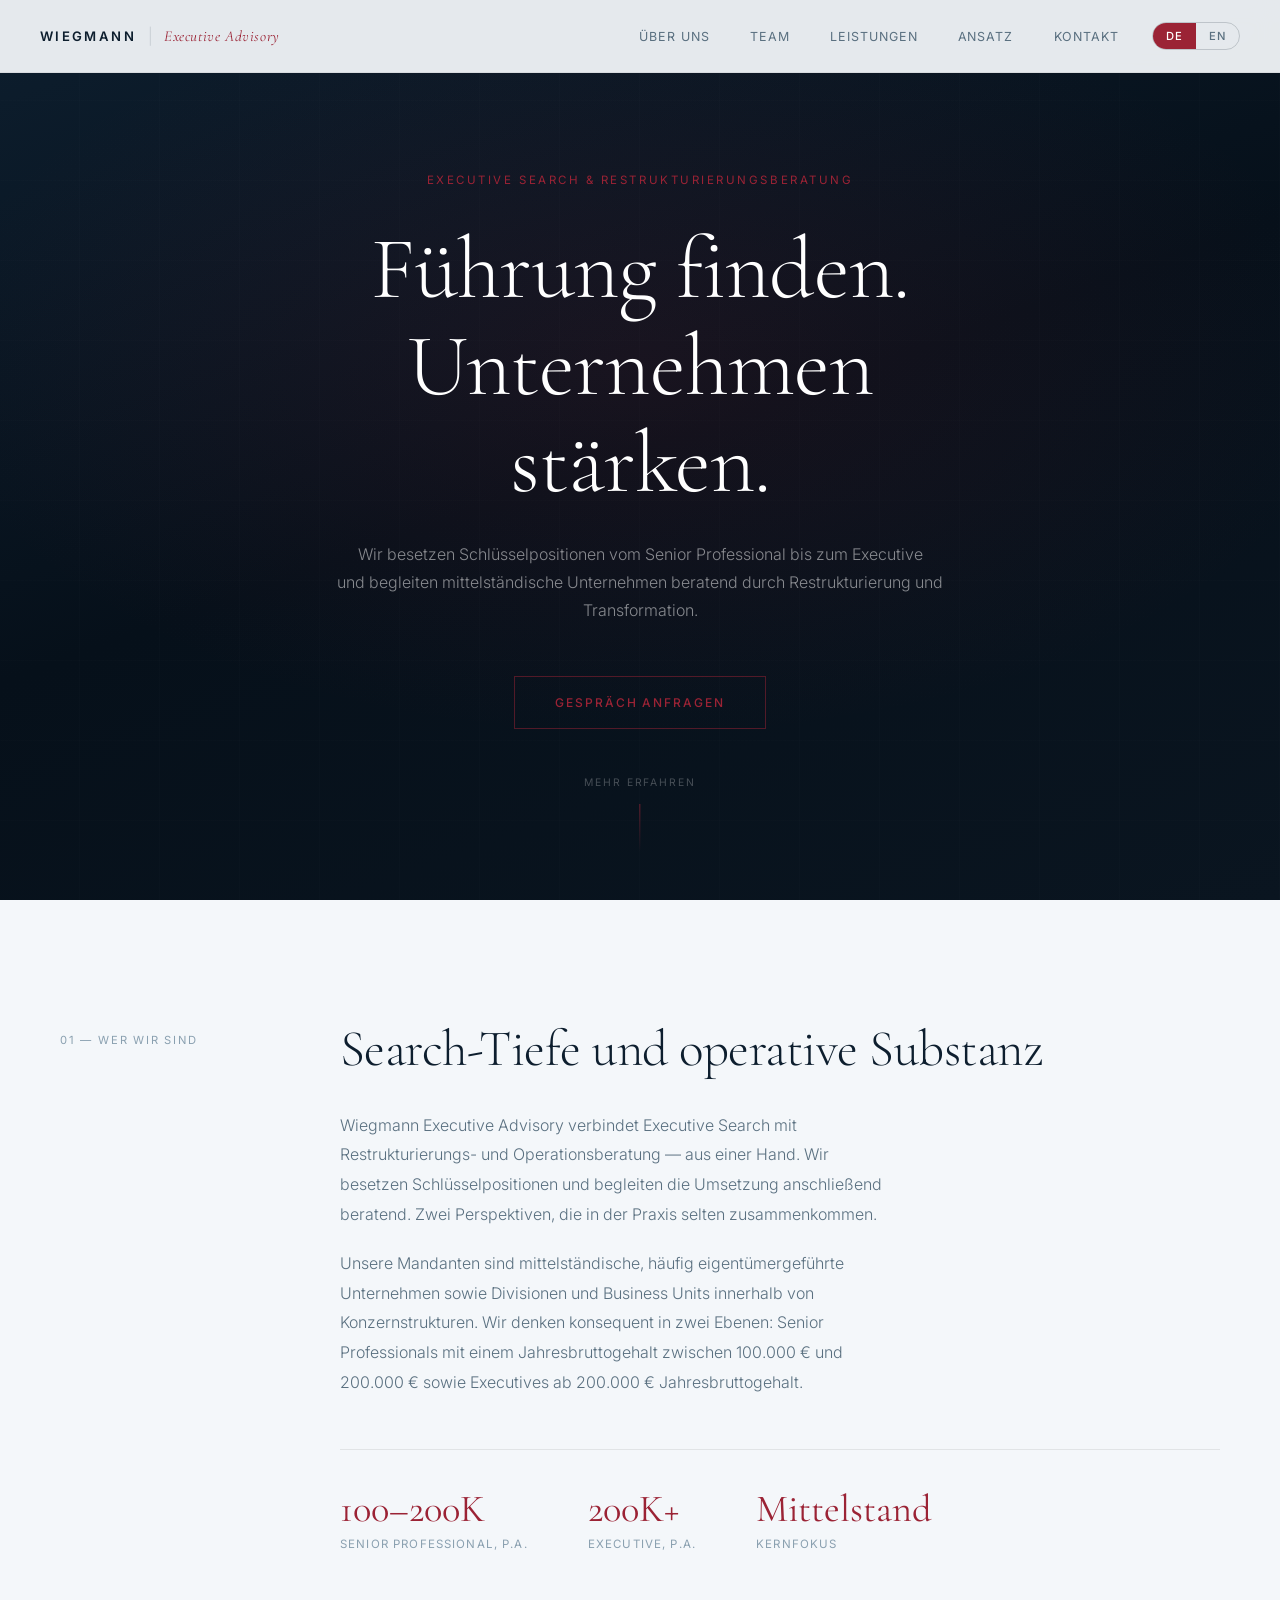
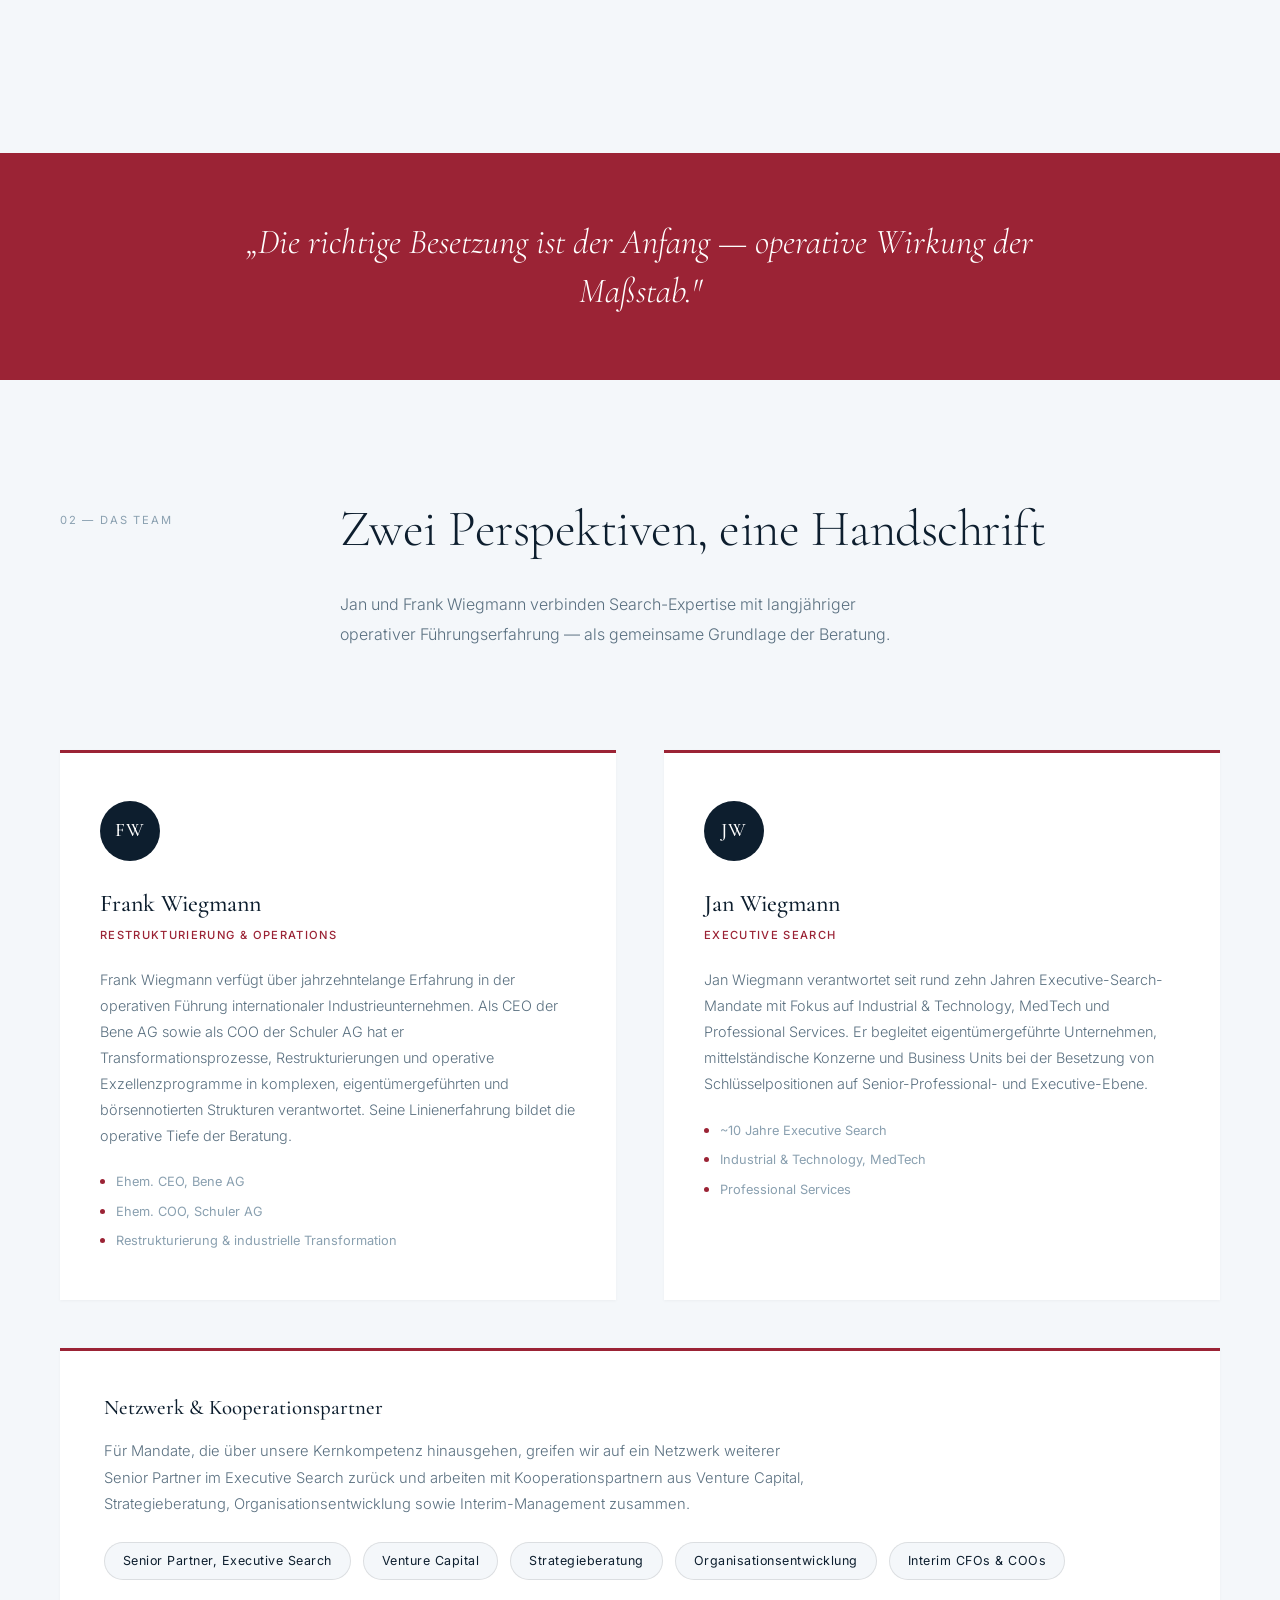
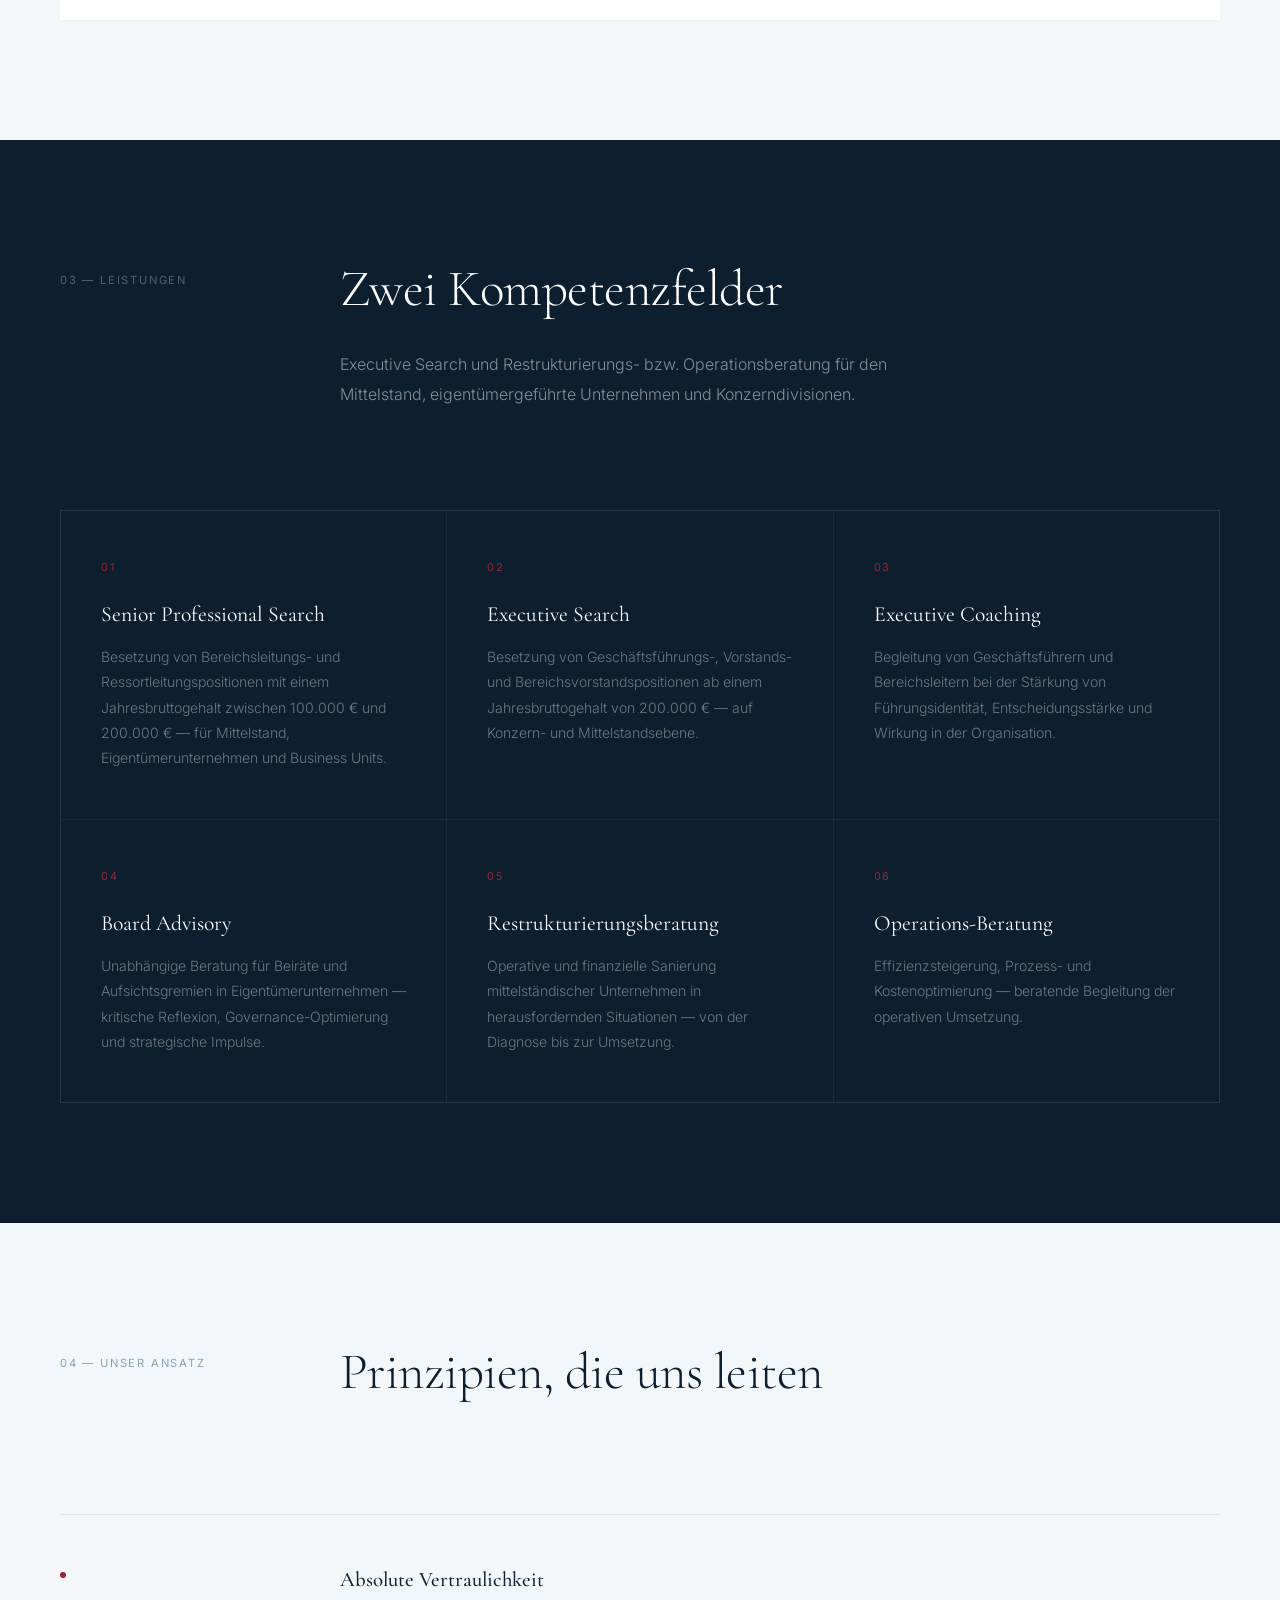
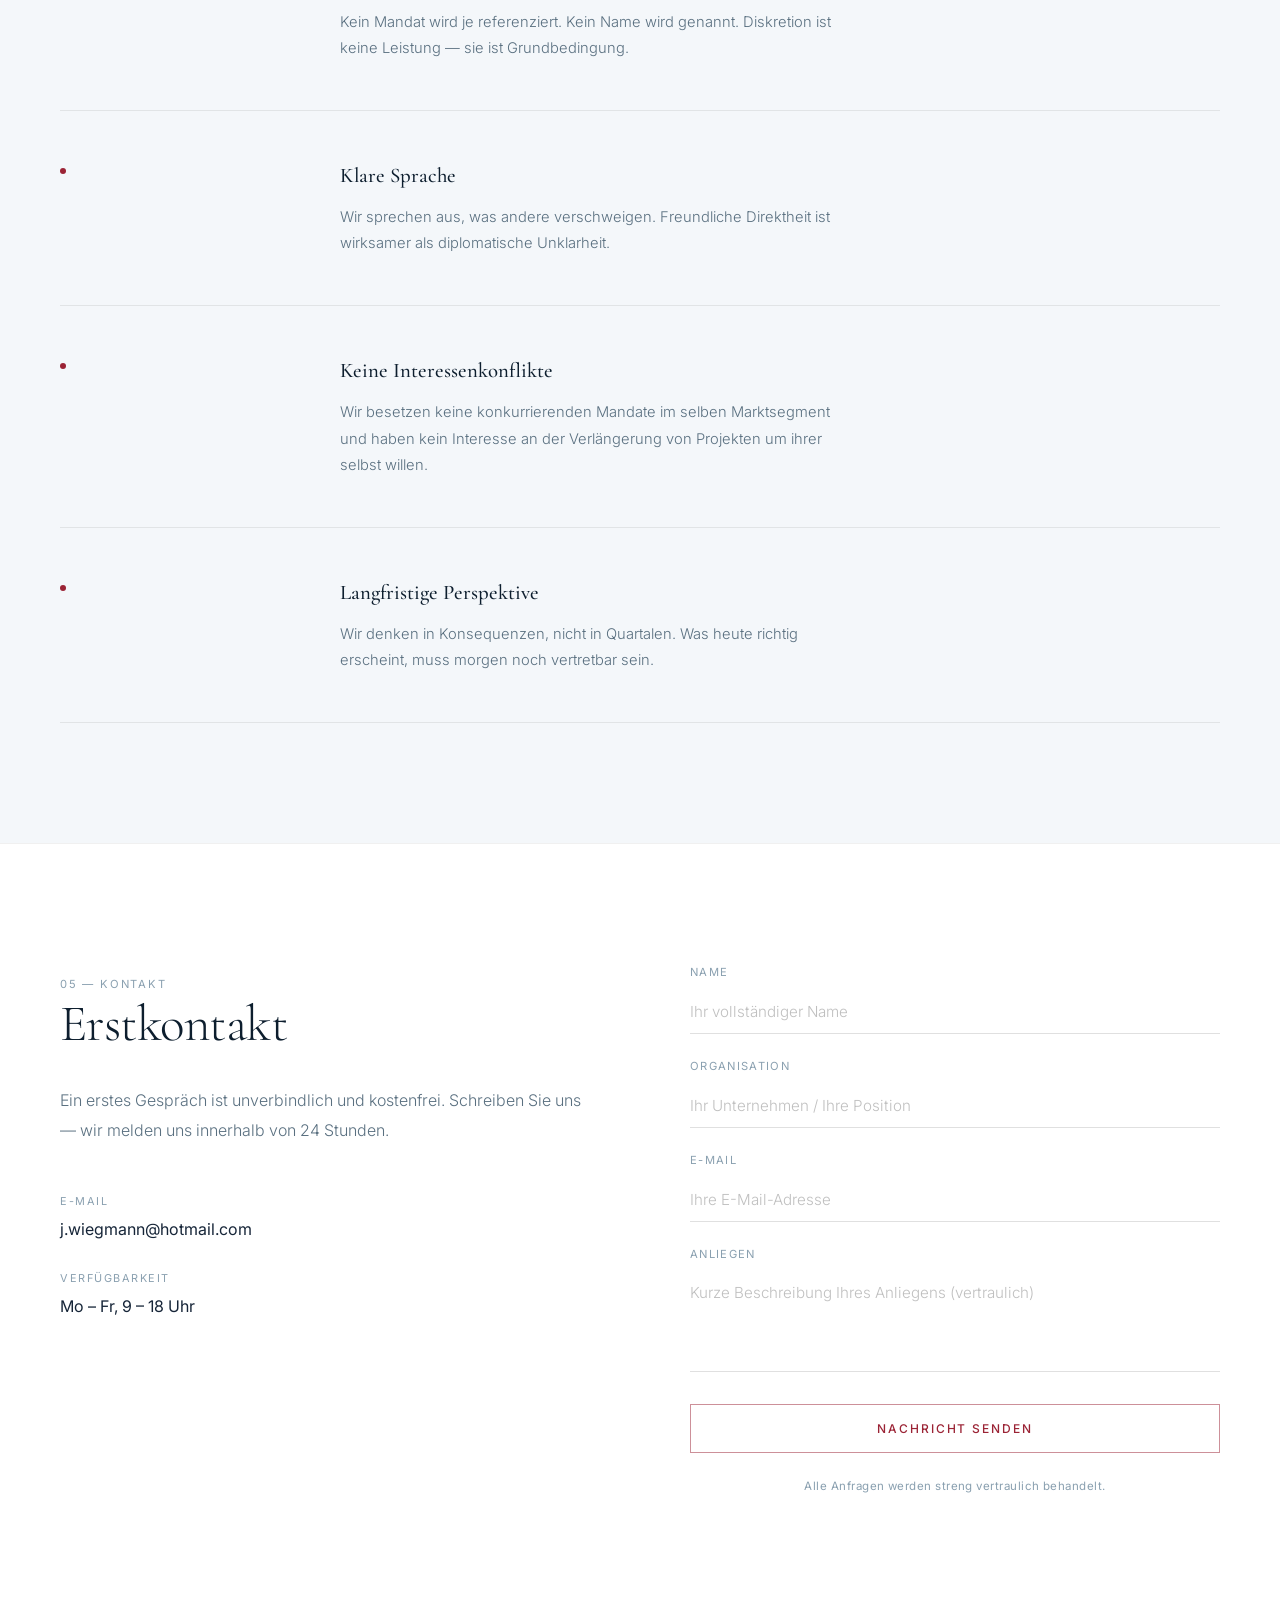
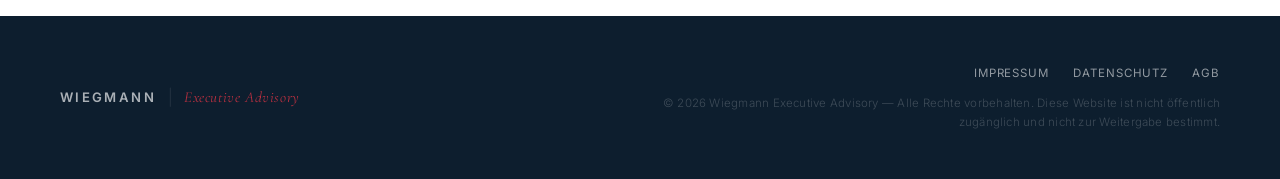
<file: index.html>
<!DOCTYPE html>
<html lang="de">
<head>
  <meta charset="UTF-8" />
  <meta name="viewport" content="width=device-width, initial-scale=1.0" />
  <title>Wiegmann Executive Advisory</title>
  <meta name="robots" content="noindex, nofollow" />
  <link rel="preconnect" href="https://fonts.googleapis.com" />
  <link rel="preconnect" href="https://fonts.gstatic.com" crossorigin />
  <link href="https://fonts.googleapis.com/css2?family=Cormorant+Garamond:wght@300;400;500;600&family=Inter:wght@300;400;500&display=swap" rel="stylesheet" />
  <link rel="stylesheet" href="style.css" />
</head>
<body>

  <!-- Navigation -->
  <nav class="nav">
    <div class="nav-inner">
      <a href="#" class="nav-logo">
        <span class="logo-name">WIEGMANN</span><span class="logo-divider">|</span><span class="logo-sub">Executive Advisory</span>
      </a>
      <div class="nav-right">
        <ul class="nav-links">
          <li><a href="#about" data-i18n="nav.about">Über uns</a></li>
          <li><a href="#team" data-i18n="nav.team">Team</a></li>
          <li><a href="#services" data-i18n="nav.services">Leistungen</a></li>
          <li><a href="#approach" data-i18n="nav.approach">Ansatz</a></li>
          <li><a href="#contact" data-i18n="nav.contact">Kontakt</a></li>
        </ul>
        <div class="lang-switch" role="group" aria-label="Sprache / Language">
          <button class="lang-btn active" type="button" data-lang="de">DE</button>
          <button class="lang-btn" type="button" data-lang="en">EN</button>
        </div>
        <button class="nav-toggle" aria-label="Menü öffnen">
          <span></span><span></span><span></span>
        </button>
      </div>
    </div>
  </nav>

  <!-- Hero -->
  <section class="hero">
    <div class="hero-bg"></div>
    <div class="hero-content">
      <p class="hero-overline" data-i18n="hero.overline">Executive Search &amp; Restrukturierungsberatung</p>
      <h1 class="hero-headline" data-i18n="hero.headline">
        Führung finden.<br />Unternehmen stärken.
      </h1>
      <p class="hero-sub" data-i18n="hero.sub">
        Wir besetzen Schlüsselpositionen vom Senior Professional bis zum Executive<br />
        und begleiten mittelständische Unternehmen beratend durch Restrukturierung und Transformation.
      </p>
      <a href="#contact" class="btn-primary" data-i18n="hero.cta">Gespräch anfragen</a>
    </div>
    <div class="hero-scroll">
      <span data-i18n="hero.scroll">Mehr erfahren</span>
      <div class="scroll-line"></div>
    </div>
  </section>

  <!-- About -->
  <section class="section" id="about">
    <div class="container">
      <div class="section-grid">
        <div class="section-label">
          <span data-i18n="about.label">01 &mdash; Wer wir sind</span>
        </div>
        <div class="section-body">
          <h2 class="section-headline" data-i18n="about.headline">
            Search-Tiefe und operative Substanz
          </h2>
          <p class="section-text" data-i18n="about.p1">
            Wiegmann Executive Advisory verbindet Executive Search mit Restrukturierungs- und
            Operationsberatung — aus einer Hand. Wir besetzen Schlüsselpositionen und begleiten
            die Umsetzung anschließend beratend. Zwei Perspektiven, die in der Praxis selten
            zusammenkommen.
          </p>
          <p class="section-text" data-i18n="about.p2">
            Unsere Mandanten sind mittelständische, häufig eigentümergeführte Unternehmen sowie
            Divisionen und Business Units innerhalb von Konzernstrukturen. Wir denken konsequent
            in zwei Ebenen: Senior Professionals mit einem Jahresbruttogehalt zwischen 100.000 €
            und 200.000 € sowie Executives ab 200.000 € Jahresbruttogehalt.
          </p>
          <div class="stats-row">
            <div class="stat">
              <span class="stat-num" data-i18n="about.s1n">100–200K</span>
              <span class="stat-label" data-i18n="about.s1l">Senior Professional, p.a.</span>
            </div>
            <div class="stat">
              <span class="stat-num" data-i18n="about.s2n">200K+</span>
              <span class="stat-label" data-i18n="about.s2l">Executive, p.a.</span>
            </div>
            <div class="stat">
              <span class="stat-num" data-i18n="about.s3n">Mittelstand</span>
              <span class="stat-label" data-i18n="about.s3l">Kernfokus</span>
            </div>
          </div>
        </div>
      </div>
    </div>
  </section>

  <!-- Divider -->
  <div class="divider-full">
    <blockquote class="pull-quote" data-i18n="quote">
      „Die richtige Besetzung ist der Anfang — operative Wirkung der Maßstab."
    </blockquote>
  </div>

  <!-- Team -->
  <section class="section" id="team">
    <div class="container">
      <div class="section-grid">
        <div class="section-label">
          <span data-i18n="team.label">02 &mdash; Das Team</span>
        </div>
        <div class="section-body">
          <h2 class="section-headline" data-i18n="team.headline">Zwei Perspektiven, eine Handschrift</h2>
          <p class="section-text" data-i18n="team.intro">
            Jan und Frank Wiegmann verbinden Search-Expertise mit langjähriger operativer
            Führungserfahrung — als gemeinsame Grundlage der Beratung.
          </p>
        </div>
      </div>
      <div class="team-grid">
        <div class="team-card">
          <div class="team-initial">FW</div>
          <h3 class="team-name">Frank Wiegmann</h3>
          <p class="team-role" data-i18n="team.fw.role">Restrukturierung &amp; Operations</p>
          <p class="team-bio" data-i18n="team.fw.bio">
            Frank Wiegmann verfügt über jahrzehntelange Erfahrung in der operativen Führung
            internationaler Industrieunternehmen. Als CEO der Bene AG sowie als COO der Schuler AG
            hat er Transformationsprozesse, Restrukturierungen und operative
            Exzellenzprogramme in komplexen, eigentümergeführten und börsennotierten Strukturen
            verantwortet. Seine Linienerfahrung bildet die operative Tiefe der Beratung.
          </p>
          <ul class="team-tags">
            <li data-i18n="team.fw.t1">Ehem. CEO, Bene AG</li>
            <li data-i18n="team.fw.t2">Ehem. COO, Schuler AG</li>
            <li data-i18n="team.fw.t3">Restrukturierung &amp; industrielle Transformation</li>
          </ul>
        </div>
        <div class="team-card">
          <div class="team-initial">JW</div>
          <h3 class="team-name">Jan Wiegmann</h3>
          <p class="team-role" data-i18n="team.jw.role">Executive Search</p>
          <p class="team-bio" data-i18n="team.jw.bio">
            Jan Wiegmann verantwortet seit rund zehn Jahren Executive-Search-Mandate mit Fokus
            auf Industrial &amp; Technology, MedTech und Professional Services. Er begleitet
            eigentümergeführte Unternehmen, mittelständische Konzerne und Business Units bei der
            Besetzung von Schlüsselpositionen auf Senior-Professional- und Executive-Ebene.
          </p>
          <ul class="team-tags">
            <li data-i18n="team.jw.t1">~10 Jahre Executive Search</li>
            <li data-i18n="team.jw.t2">Industrial &amp; Technology, MedTech</li>
            <li data-i18n="team.jw.t3">Professional Services</li>
          </ul>
        </div>
      </div>
      <div class="network-panel">
        <h3 class="network-heading" data-i18n="net.heading">Netzwerk &amp; Kooperationspartner</h3>
        <p class="network-text" data-i18n="net.text">
          Für Mandate, die über unsere Kernkompetenz hinausgehen, greifen wir auf ein Netzwerk
          weiterer Senior Partner im Executive Search zurück und arbeiten mit Kooperationspartnern
          aus Venture Capital, Strategieberatung, Organisationsentwicklung sowie Interim-Management
          zusammen.
        </p>
        <ul class="network-tags">
          <li data-i18n="net.t1">Senior Partner, Executive Search</li>
          <li data-i18n="net.t2">Venture Capital</li>
          <li data-i18n="net.t3">Strategieberatung</li>
          <li data-i18n="net.t4">Organisationsentwicklung</li>
          <li data-i18n="net.t5">Interim CFOs &amp; COOs</li>
        </ul>
      </div>
    </div>
  </section>

  <!-- Services -->
  <section class="section section-dark" id="services">
    <div class="container">
      <div class="section-grid">
        <div class="section-label light">
          <span data-i18n="svc.label">03 &mdash; Leistungen</span>
        </div>
        <div class="section-body">
          <h2 class="section-headline light" data-i18n="svc.headline">Zwei Kompetenzfelder</h2>
          <p class="section-text" style="color: rgba(255,255,255,0.5);" data-i18n="svc.sub">
            Executive Search und Restrukturierungs- bzw. Operationsberatung für den Mittelstand,
            eigentümergeführte Unternehmen und Konzerndivisionen.
          </p>
        </div>
      </div>
      <div class="services-grid">
        <div class="service-card">
          <div class="service-num">01</div>
          <h3 class="service-title" data-i18n="svc1.t">Senior Professional Search</h3>
          <p class="service-desc" data-i18n="svc1.d">
            Besetzung von Bereichsleitungs- und Ressortleitungspositionen mit einem
            Jahresbruttogehalt zwischen 100.000 € und 200.000 € — für Mittelstand,
            Eigentümerunternehmen und Business Units.
          </p>
        </div>
        <div class="service-card">
          <div class="service-num">02</div>
          <h3 class="service-title" data-i18n="svc2.t">Executive Search</h3>
          <p class="service-desc" data-i18n="svc2.d">
            Besetzung von Geschäftsführungs-, Vorstands- und Bereichsvorstandspositionen ab
            einem Jahresbruttogehalt von 200.000 € — auf Konzern- und Mittelstandsebene.
          </p>
        </div>
        <div class="service-card">
          <div class="service-num">03</div>
          <h3 class="service-title" data-i18n="svc3.t">Executive Coaching</h3>
          <p class="service-desc" data-i18n="svc3.d">
            Begleitung von Geschäftsführern und Bereichsleitern bei der Stärkung von
            Führungsidentität, Entscheidungsstärke und Wirkung in der Organisation.
          </p>
        </div>
        <div class="service-card">
          <div class="service-num">04</div>
          <h3 class="service-title" data-i18n="svc4.t">Board Advisory</h3>
          <p class="service-desc" data-i18n="svc4.d">
            Unabhängige Beratung für Beiräte und Aufsichtsgremien in Eigentümerunternehmen —
            kritische Reflexion, Governance-Optimierung und strategische Impulse.
          </p>
        </div>
        <div class="service-card">
          <div class="service-num">05</div>
          <h3 class="service-title" data-i18n="svc5.t">Restrukturierungsberatung</h3>
          <p class="service-desc" data-i18n="svc5.d">
            Operative und finanzielle Sanierung mittelständischer Unternehmen in
            herausfordernden Situationen — von der Diagnose bis zur Umsetzung.
          </p>
        </div>
        <div class="service-card">
          <div class="service-num">06</div>
          <h3 class="service-title" data-i18n="svc6.t">Operations-Beratung</h3>
          <p class="service-desc" data-i18n="svc6.d">
            Effizienzsteigerung, Prozess- und Kostenoptimierung — beratende Begleitung der
            operativen Umsetzung.
          </p>
        </div>
      </div>
    </div>
  </section>

  <!-- Approach -->
  <section class="section" id="approach">
    <div class="container">
      <div class="section-grid">
        <div class="section-label">
          <span data-i18n="app.label">04 &mdash; Unser Ansatz</span>
        </div>
        <div class="section-body">
          <h2 class="section-headline" data-i18n="app.headline">Prinzipien, die uns leiten</h2>
        </div>
      </div>
      <div class="principles">
        <div class="principle">
          <div class="principle-marker"></div>
          <div class="principle-content">
            <h4 data-i18n="p1.h">Absolute Vertraulichkeit</h4>
            <p data-i18n="p1.d">Kein Mandat wird je referenziert. Kein Name wird genannt. Diskretion ist keine Leistung — sie ist Grundbedingung.</p>
          </div>
        </div>
        <div class="principle">
          <div class="principle-marker"></div>
          <div class="principle-content">
            <h4 data-i18n="p2.h">Klare Sprache</h4>
            <p data-i18n="p2.d">Wir sprechen aus, was andere verschweigen. Freundliche Direktheit ist wirksamer als diplomatische Unklarheit.</p>
          </div>
        </div>
        <div class="principle">
          <div class="principle-marker"></div>
          <div class="principle-content">
            <h4 data-i18n="p3.h">Keine Interessenkonflikte</h4>
            <p data-i18n="p3.d">Wir besetzen keine konkurrierenden Mandate im selben Marktsegment und haben kein Interesse an der Verlängerung von Projekten um ihrer selbst willen.</p>
          </div>
        </div>
        <div class="principle">
          <div class="principle-marker"></div>
          <div class="principle-content">
            <h4 data-i18n="p4.h">Langfristige Perspektive</h4>
            <p data-i18n="p4.d">Wir denken in Konsequenzen, nicht in Quartalen. Was heute richtig erscheint, muss morgen noch vertretbar sein.</p>
          </div>
        </div>
      </div>
    </div>
  </section>

  <!-- Contact -->
  <section class="section section-contact" id="contact">
    <div class="container">
      <div class="contact-wrap">
        <div class="contact-left">
          <div class="section-label">
            <span data-i18n="contact.label">05 &mdash; Kontakt</span>
          </div>
          <h2 class="section-headline" data-i18n="contact.headline">Erstkontakt</h2>
          <p class="section-text" data-i18n="contact.text">
            Ein erstes Gespräch ist unverbindlich und kostenfrei.
            Schreiben Sie uns — wir melden uns innerhalb von 24 Stunden.
          </p>
          <div class="contact-details">
            <div class="contact-item">
              <span class="contact-label" data-i18n="contact.emailLabel">E-Mail</span>
              <a href="mailto:j.wiegmann@hotmail.com" class="contact-value">j.wiegmann@hotmail.com</a>
            </div>
            <div class="contact-item">
              <span class="contact-label" data-i18n="contact.availLabel">Verfügbarkeit</span>
              <span class="contact-value" data-i18n="contact.availValue">Mo – Fr, 9 – 18 Uhr</span>
            </div>
          </div>
        </div>
        <div class="contact-right">
          <form class="contact-form" id="contactForm">
            <div class="form-group">
              <label for="name" data-i18n="form.name">Name</label>
              <input type="text" id="name" name="name" placeholder="Ihr vollständiger Name" data-i18n-ph="form.namePh" required />
            </div>
            <div class="form-group">
              <label for="org" data-i18n="form.org">Organisation</label>
              <input type="text" id="org" name="org" placeholder="Ihr Unternehmen / Ihre Position" data-i18n-ph="form.orgPh" />
            </div>
            <div class="form-group">
              <label for="email" data-i18n="form.email">E-Mail</label>
              <input type="email" id="email" name="email" placeholder="Ihre E-Mail-Adresse" data-i18n-ph="form.emailPh" required />
            </div>
            <div class="form-group">
              <label for="message" data-i18n="form.message">Anliegen</label>
              <textarea id="message" name="message" rows="4" placeholder="Kurze Beschreibung Ihres Anliegens (vertraulich)" data-i18n-ph="form.messagePh"></textarea>
            </div>
            <button type="submit" class="btn-primary btn-full" data-i18n="form.submit">Nachricht senden</button>
            <p class="form-note" data-i18n="form.note">Alle Anfragen werden streng vertraulich behandelt.</p>
          </form>
        </div>
      </div>
    </div>
  </section>

  <!-- Footer -->
  <footer class="footer">
    <div class="container">
      <div class="footer-inner">
        <span class="footer-logo"><span class="logo-name">WIEGMANN</span><span class="logo-divider">|</span><span class="logo-sub">Executive Advisory</span></span>
        <div class="footer-meta">
          <nav class="footer-links">
            <a href="impressum.html" data-i18n="footer.imprint">Impressum</a>
            <a href="datenschutz.html" data-i18n="footer.privacy">Datenschutz</a>
            <a href="agb.html" data-i18n="footer.terms">AGB</a>
          </nav>
          <p class="footer-legal" data-i18n="footer.legal">
            &copy; 2026 Wiegmann Executive Advisory &mdash; Alle Rechte vorbehalten.
            Diese Website ist nicht öffentlich zugänglich und nicht zur Weitergabe bestimmt.
          </p>
        </div>
      </div>
    </div>
  </footer>

  <script src="i18n.js"></script>
  <script src="main.js"></script>
</body>
</html>
</file>
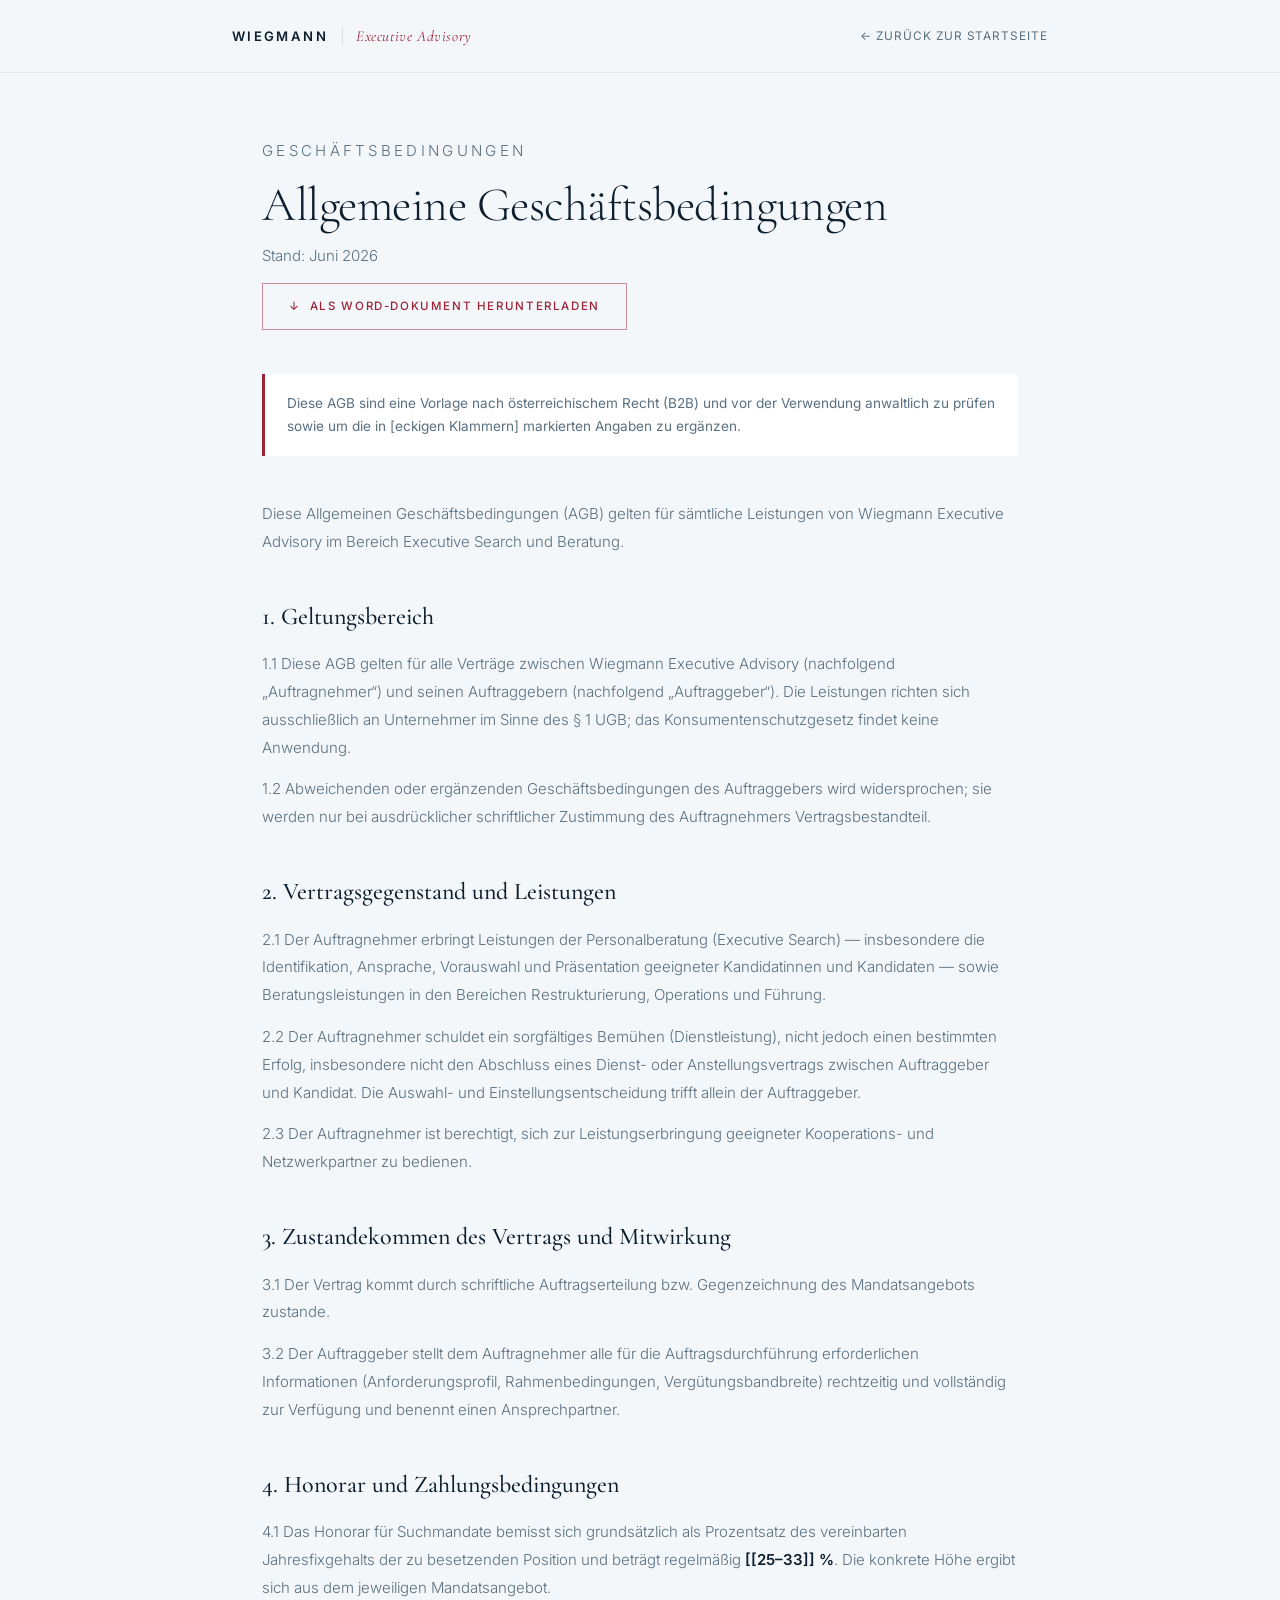
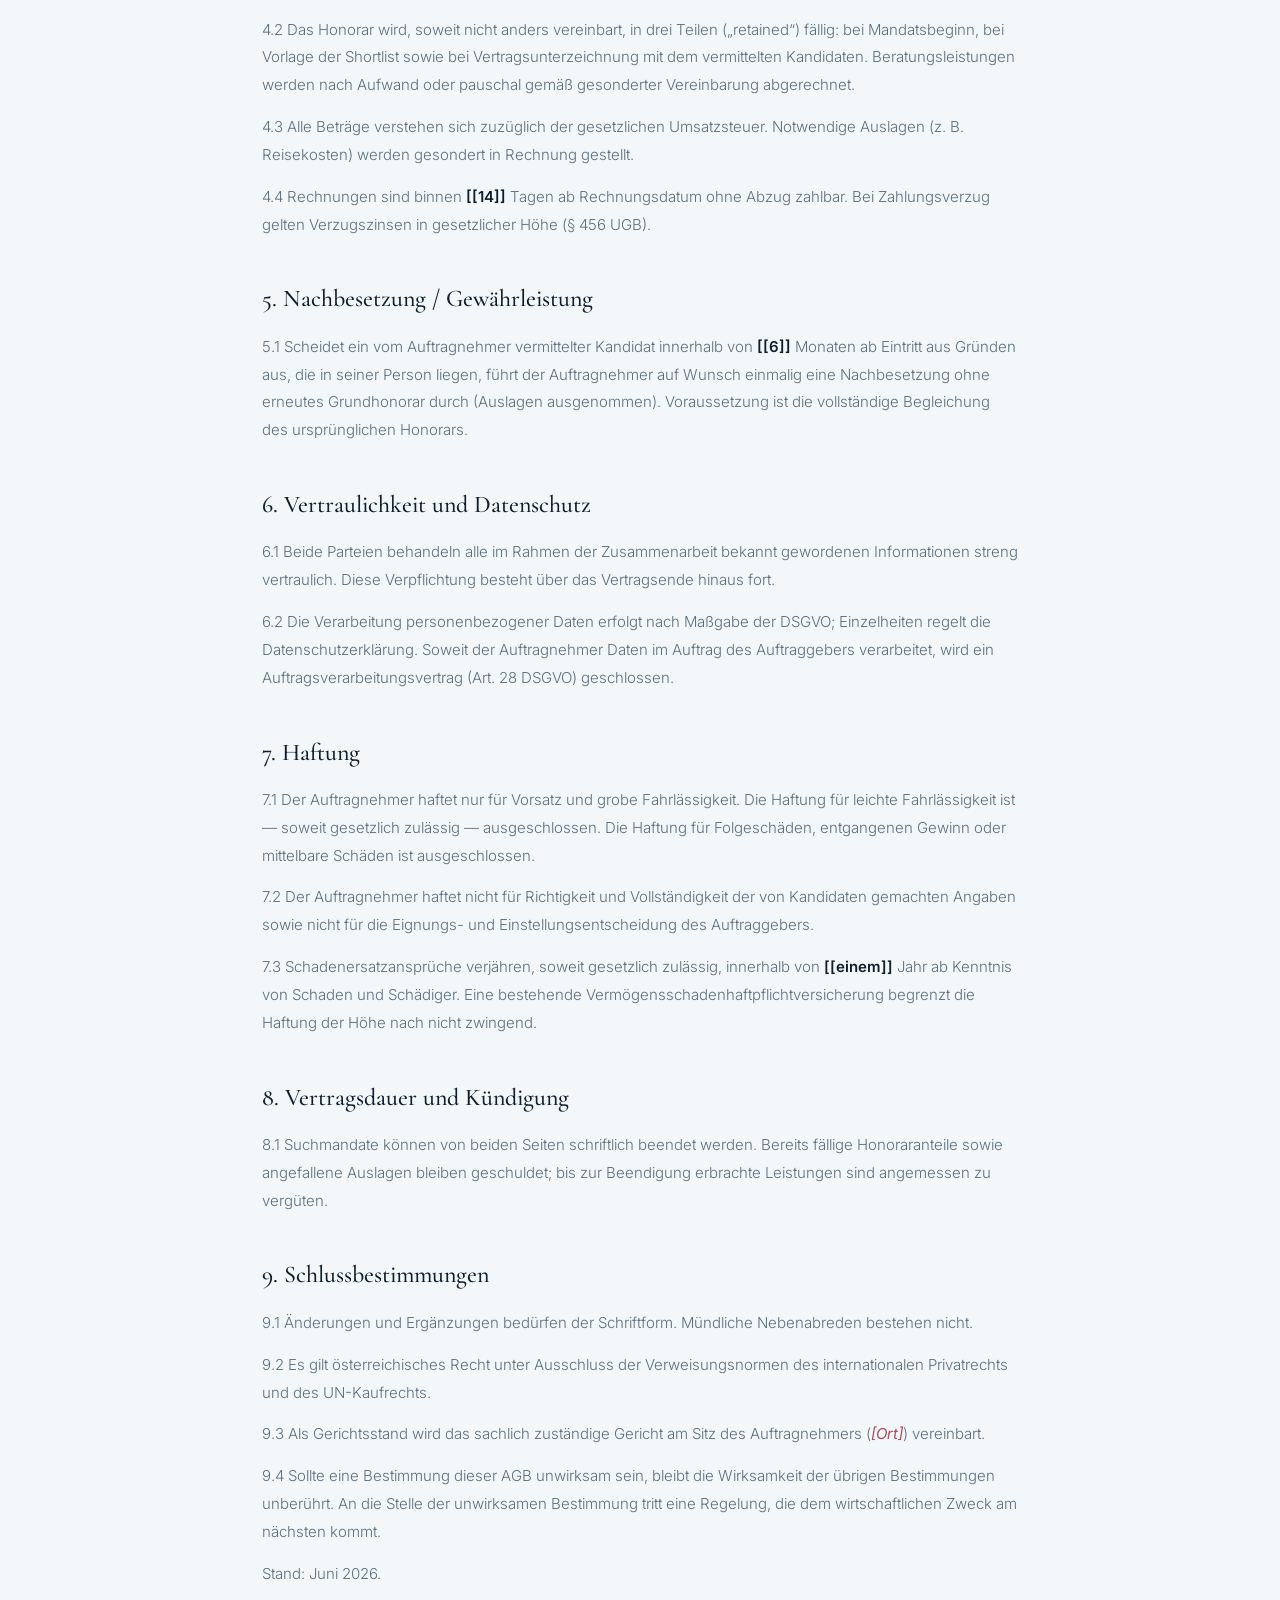
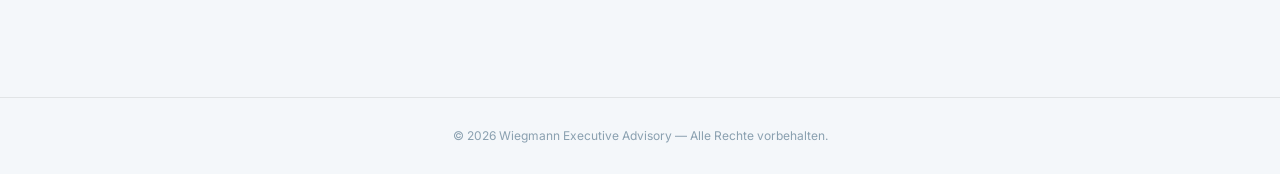
<file: agb.html>
<!DOCTYPE html>
<html lang="de">
<head>
  <meta charset="UTF-8" />
  <meta name="viewport" content="width=device-width, initial-scale=1.0" />
  <title>Allgemeine Geschäftsbedingungen — Wiegmann Executive Advisory</title>
  <meta name="robots" content="noindex, nofollow" />
  <link rel="preconnect" href="https://fonts.googleapis.com" />
  <link rel="preconnect" href="https://fonts.gstatic.com" crossorigin />
  <link href="https://fonts.googleapis.com/css2?family=Cormorant+Garamond:wght@300;400;500;600&family=Inter:wght@300;400;500&display=swap" rel="stylesheet" />
  <link rel="stylesheet" href="style.css" />
</head>
<body class="legal">
  <header class="legal-topbar">
    <div class="legal-topbar-inner">
      <a href="index.html" class="nav-logo">
        <span class="logo-name">WIEGMANN</span><span class="logo-divider">|</span><span class="logo-sub">Executive Advisory</span>
      </a>
      <a href="index.html" class="legal-back">&larr; Zur&uuml;ck zur Startseite</a>
    </div>
  </header>
  <main class="legal-main">
    <p class="legal-eyebrow">GESCHÄFTSBEDINGUNGEN</p>
    <h1 class="legal-title">Allgemeine Geschäftsbedingungen</h1>
    <p class="legal-updated">Stand: Juni 2026</p>
    <a class="legal-download" href="Wiegmann_AGB.docx" download>&darr;&nbsp;&nbsp;Als Word-Dokument herunterladen</a>
    <div class="legal-note">Diese AGB sind eine Vorlage nach österreichischem Recht (B2B) und vor der Verwendung anwaltlich zu prüfen sowie um die in [eckigen Klammern] markierten Angaben zu ergänzen.</div>
    <p>Diese Allgemeinen Geschäftsbedingungen (AGB) gelten für sämtliche Leistungen von Wiegmann Executive Advisory im Bereich Executive Search und Beratung.</p>
    <h2>1. Geltungsbereich</h2>
    <p>1.1 Diese AGB gelten für alle Verträge zwischen Wiegmann Executive Advisory (nachfolgend „Auftragnehmer“) und seinen Auftraggebern (nachfolgend „Auftraggeber“). Die Leistungen richten sich ausschließlich an Unternehmer im Sinne des § 1 UGB; das Konsumenten­schutzgesetz findet keine Anwendung.</p>
    <p>1.2 Abweichenden oder ergänzenden Geschäftsbedingungen des Auftraggebers wird widersprochen; sie werden nur bei ausdrücklicher schriftlicher Zustimmung des Auftragnehmers Vertragsbestandteil.</p>
    <h2>2. Vertragsgegenstand und Leistungen</h2>
    <p>2.1 Der Auftragnehmer erbringt Leistungen der Personalberatung (Executive Search) — insbesondere die Identifikation, Ansprache, Vorauswahl und Präsentation geeigneter Kandidatinnen und Kandidaten — sowie Beratungsleistungen in den Bereichen Restrukturierung, Operations und Führung.</p>
    <p>2.2 Der Auftragnehmer schuldet ein sorgfältiges Bemühen (Dienstleistung), nicht jedoch einen bestimmten Erfolg, insbesondere nicht den Abschluss eines Dienst- oder Anstellungsvertrags zwischen Auftraggeber und Kandidat. Die Auswahl- und Einstellungsentscheidung trifft allein der Auftraggeber.</p>
    <p>2.3 Der Auftragnehmer ist berechtigt, sich zur Leistungserbringung geeigneter Kooperations- und Netzwerkpartner zu bedienen.</p>
    <h2>3. Zustandekommen des Vertrags und Mitwirkung</h2>
    <p>3.1 Der Vertrag kommt durch schriftliche Auftragserteilung bzw. Gegenzeichnung des Mandatsangebots zustande.</p>
    <p>3.2 Der Auftraggeber stellt dem Auftragnehmer alle für die Auftragsdurchführung erforderlichen Informationen (Anforderungsprofil, Rahmenbedingungen, Vergütungsbandbreite) rechtzeitig und vollständig zur Verfügung und benennt einen Ansprechpartner.</p>
    <h2>4. Honorar und Zahlungsbedingungen</h2>
    <p>4.1 Das Honorar für Suchmandate bemisst sich grundsätzlich als Prozentsatz des vereinbarten Jahresfixgehalts der zu besetzenden Position und beträgt regelmäßig <strong>[[25–33]] %</strong>. Die konkrete Höhe ergibt sich aus dem jeweiligen Mandatsangebot.</p>
    <p>4.2 Das Honorar wird, soweit nicht anders vereinbart, in drei Teilen („retained“) fällig: bei Mandatsbeginn, bei Vorlage der Shortlist sowie bei Vertragsunterzeichnung mit dem vermittelten Kandidaten. Beratungsleistungen werden nach Aufwand oder pauschal gemäß gesonderter Vereinbarung abgerechnet.</p>
    <p>4.3 Alle Beträge verstehen sich zuzüglich der gesetzlichen Umsatzsteuer. Notwendige Auslagen (z. B. Reisekosten) werden gesondert in Rechnung gestellt.</p>
    <p>4.4 Rechnungen sind binnen <strong>[[14]]</strong> Tagen ab Rechnungsdatum ohne Abzug zahlbar. Bei Zahlungsverzug gelten Verzugszinsen in gesetzlicher Höhe (§ 456 UGB).</p>
    <h2>5. Nachbesetzung / Gewährleistung</h2>
    <p>5.1 Scheidet ein vom Auftragnehmer vermittelter Kandidat innerhalb von <strong>[[6]]</strong> Monaten ab Eintritt aus Gründen aus, die in seiner Person liegen, führt der Auftragnehmer auf Wunsch einmalig eine Nachbesetzung ohne erneutes Grundhonorar durch (Auslagen ausgenommen). Voraussetzung ist die vollständige Begleichung des ursprünglichen Honorars.</p>
    <h2>6. Vertraulichkeit und Datenschutz</h2>
    <p>6.1 Beide Parteien behandeln alle im Rahmen der Zusammenarbeit bekannt gewordenen Informationen streng vertraulich. Diese Verpflichtung besteht über das Vertragsende hinaus fort.</p>
    <p>6.2 Die Verarbeitung personenbezogener Daten erfolgt nach Maßgabe der DSGVO; Einzelheiten regelt die Datenschutzerklärung. Soweit der Auftragnehmer Daten im Auftrag des Auftraggebers verarbeitet, wird ein Auftragsverarbeitungsvertrag (Art. 28 DSGVO) geschlossen.</p>
    <h2>7. Haftung</h2>
    <p>7.1 Der Auftragnehmer haftet nur für Vorsatz und grobe Fahrlässigkeit. Die Haftung für leichte Fahrlässigkeit ist — soweit gesetzlich zulässig — ausgeschlossen. Die Haftung für Folgeschäden, entgangenen Gewinn oder mittelbare Schäden ist ausgeschlossen.</p>
    <p>7.2 Der Auftragnehmer haftet nicht für Richtigkeit und Vollständigkeit der von Kandidaten gemachten Angaben sowie nicht für die Eignungs- und Einstellungsentscheidung des Auftraggebers.</p>
    <p>7.3 Schadenersatzansprüche verjähren, soweit gesetzlich zulässig, innerhalb von <strong>[[einem]]</strong> Jahr ab Kenntnis von Schaden und Schädiger. Eine bestehende Vermögensschadenhaftpflichtversicherung begrenzt die Haftung der Höhe nach nicht zwingend.</p>
    <h2>8. Vertragsdauer und Kündigung</h2>
    <p>8.1 Suchmandate können von beiden Seiten schriftlich beendet werden. Bereits fällige Honoraranteile sowie angefallene Auslagen bleiben geschuldet; bis zur Beendigung erbrachte Leistungen sind angemessen zu vergüten.</p>
    <h2>9. Schlussbestimmungen</h2>
    <p>9.1 Änderungen und Ergänzungen bedürfen der Schriftform. Mündliche Nebenabreden bestehen nicht.</p>
    <p>9.2 Es gilt österreichisches Recht unter Ausschluss der Verweisungsnormen des internationalen Privatrechts und des UN-Kaufrechts.</p>
    <p>9.3 Als Gerichtsstand wird das sachlich zuständige Gericht am Sitz des Auftragnehmers (<span class="legal-ph">[Ort]</span>) vereinbart.</p>
    <p>9.4 Sollte eine Bestimmung dieser AGB unwirksam sein, bleibt die Wirksamkeit der übrigen Bestimmungen unberührt. An die Stelle der unwirksamen Bestimmung tritt eine Regelung, die dem wirtschaftlichen Zweck am nächsten kommt.</p>
    <p>Stand: Juni 2026.</p>
  </main>
  <footer class="legal-footer">
    &copy; 2026 Wiegmann Executive Advisory &mdash; Alle Rechte vorbehalten.
  </footer>
</body>
</html>
</file>
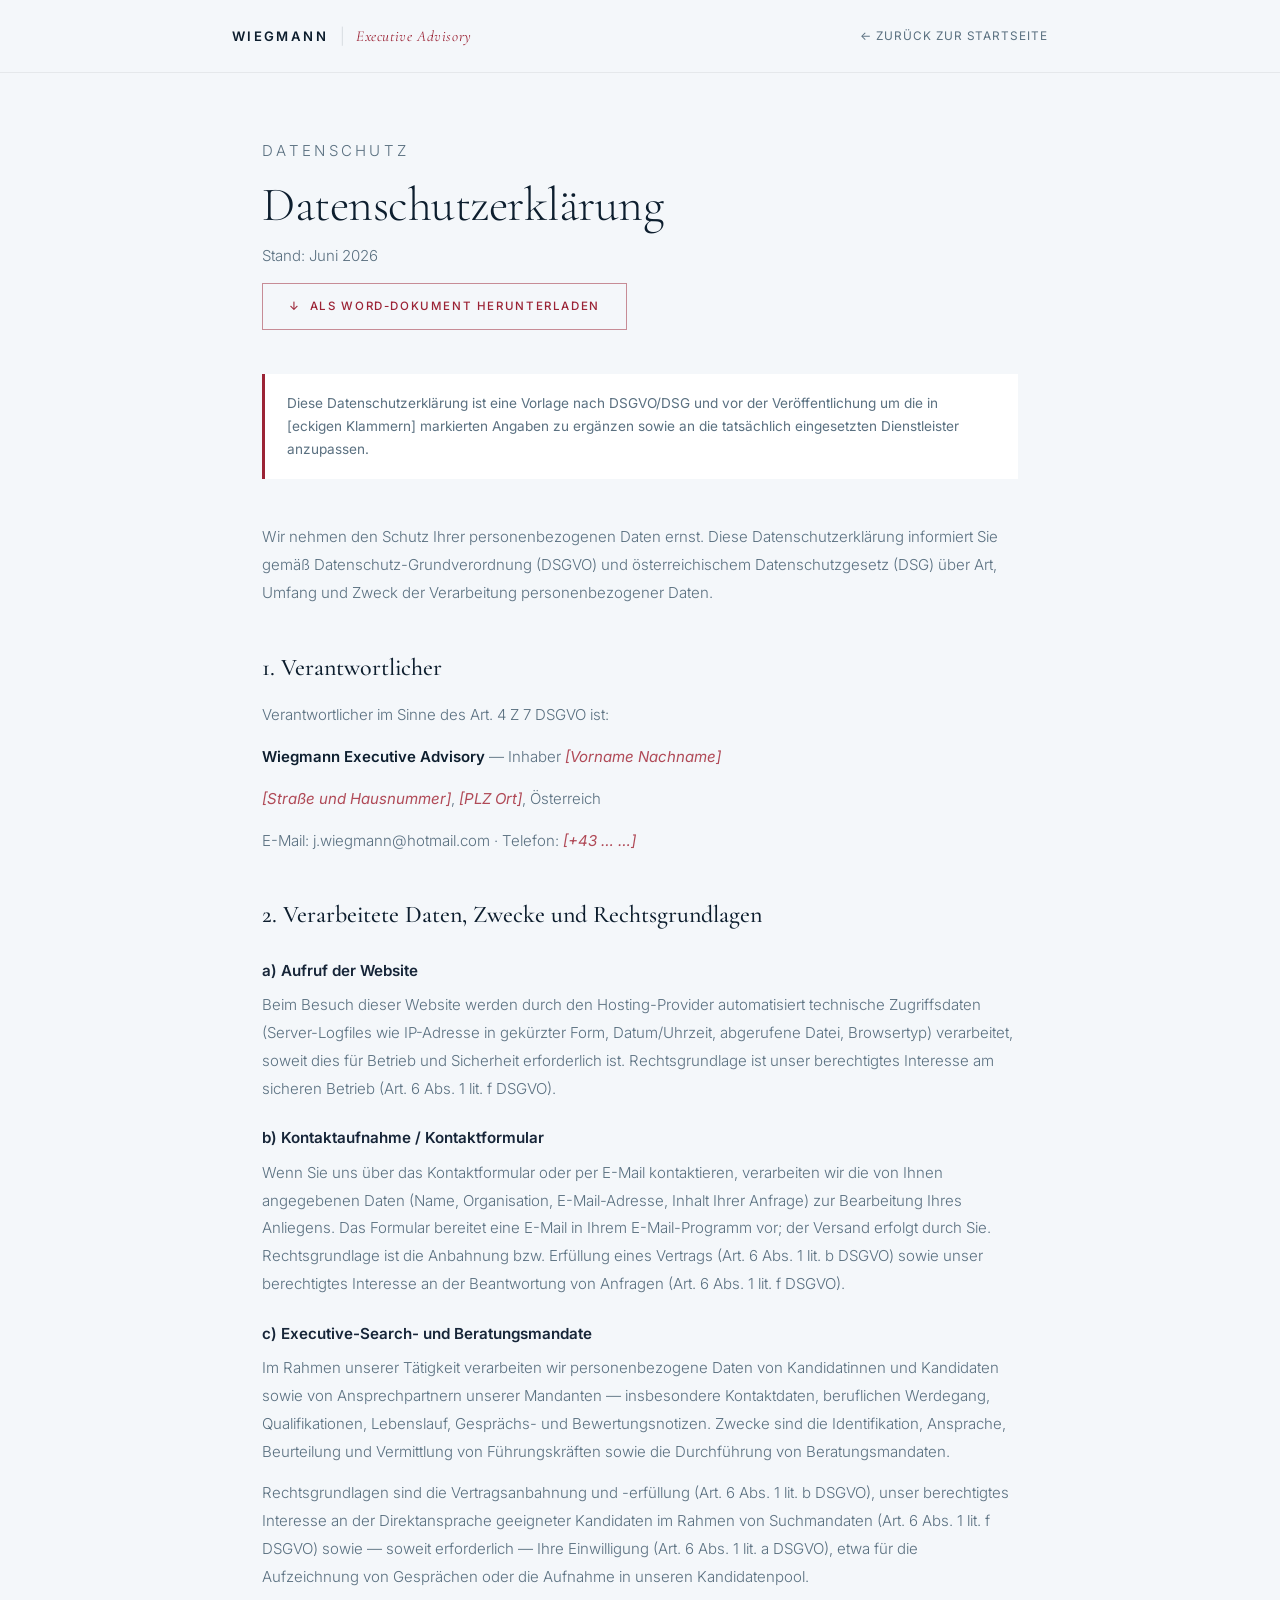
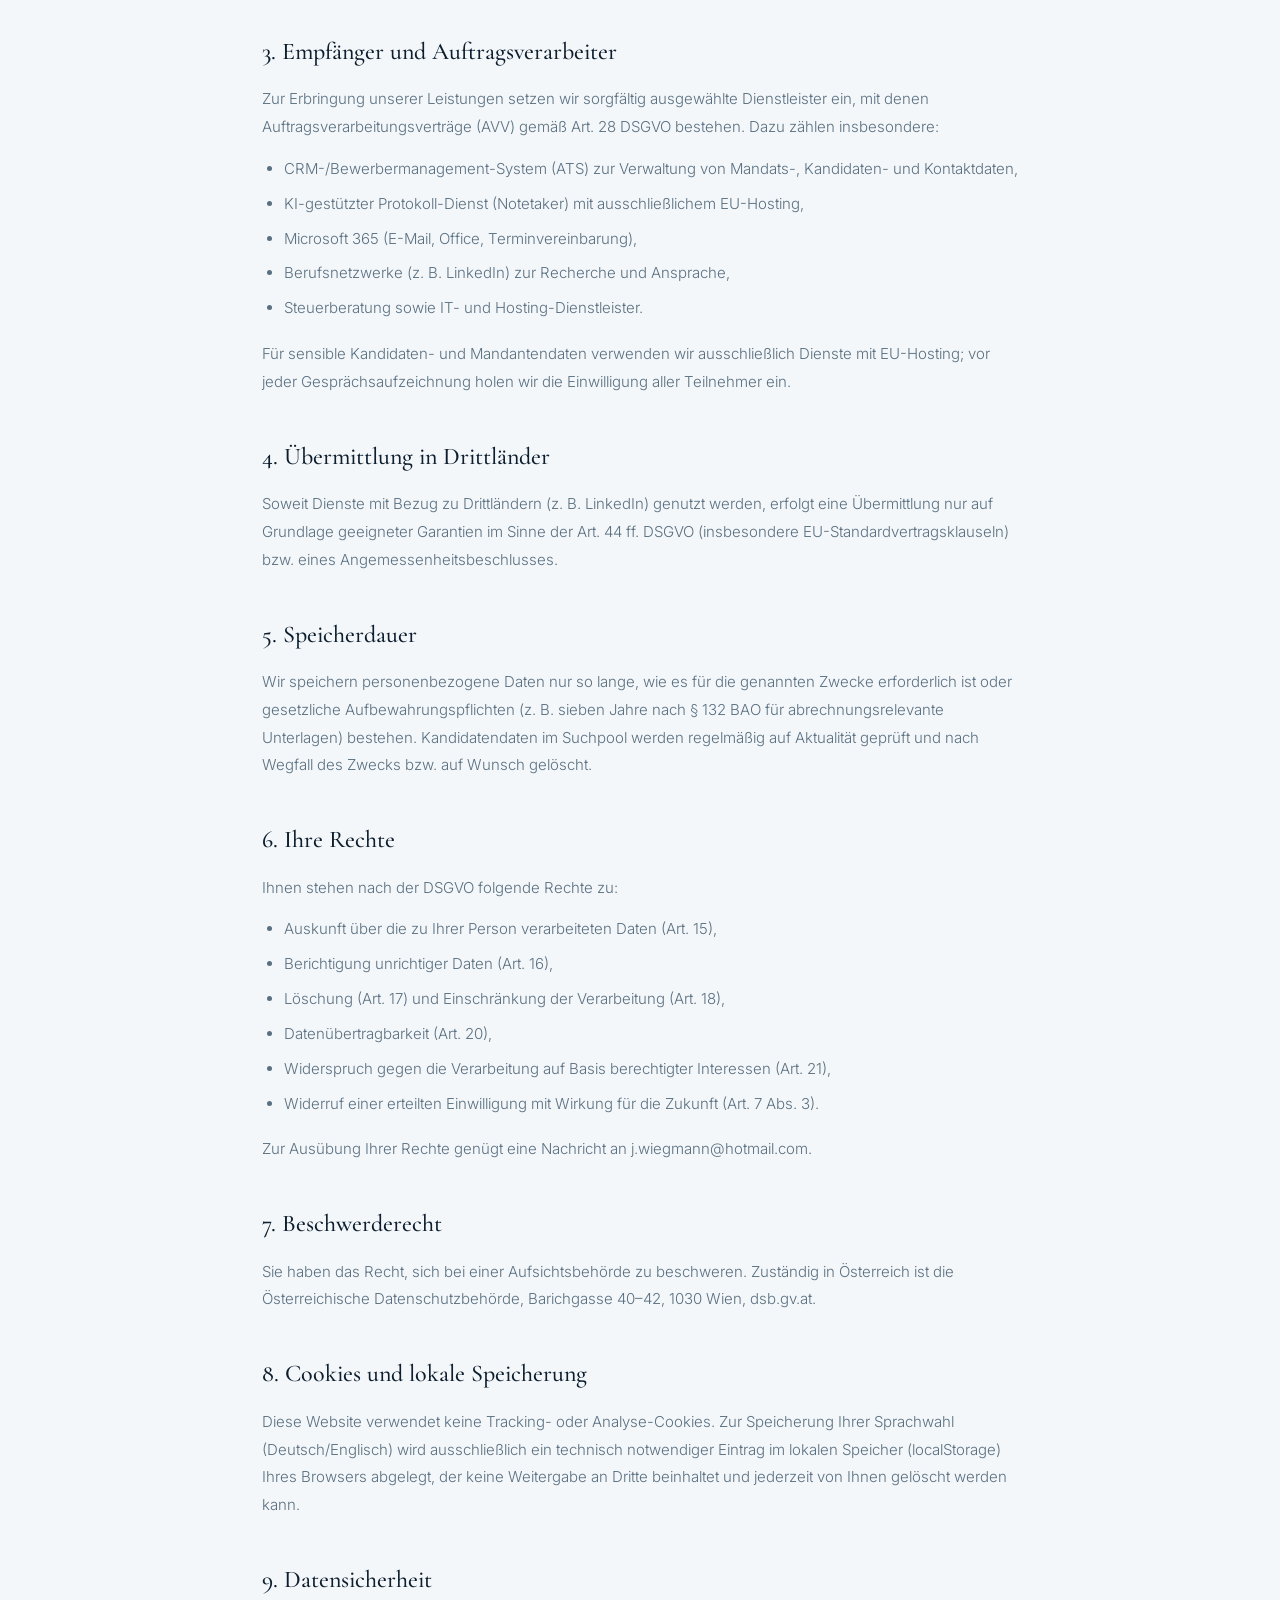
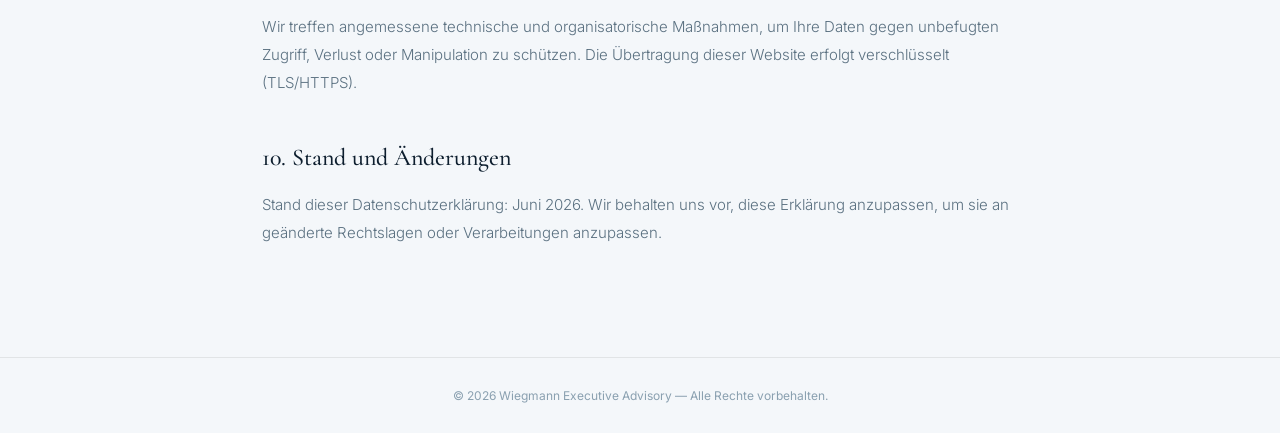
<file: datenschutz.html>
<!DOCTYPE html>
<html lang="de">
<head>
  <meta charset="UTF-8" />
  <meta name="viewport" content="width=device-width, initial-scale=1.0" />
  <title>Datenschutzerklärung — Wiegmann Executive Advisory</title>
  <meta name="robots" content="noindex, nofollow" />
  <link rel="preconnect" href="https://fonts.googleapis.com" />
  <link rel="preconnect" href="https://fonts.gstatic.com" crossorigin />
  <link href="https://fonts.googleapis.com/css2?family=Cormorant+Garamond:wght@300;400;500;600&family=Inter:wght@300;400;500&display=swap" rel="stylesheet" />
  <link rel="stylesheet" href="style.css" />
</head>
<body class="legal">
  <header class="legal-topbar">
    <div class="legal-topbar-inner">
      <a href="index.html" class="nav-logo">
        <span class="logo-name">WIEGMANN</span><span class="logo-divider">|</span><span class="logo-sub">Executive Advisory</span>
      </a>
      <a href="index.html" class="legal-back">&larr; Zur&uuml;ck zur Startseite</a>
    </div>
  </header>
  <main class="legal-main">
    <p class="legal-eyebrow">DATENSCHUTZ</p>
    <h1 class="legal-title">Datenschutzerklärung</h1>
    <p class="legal-updated">Stand: Juni 2026</p>
    <a class="legal-download" href="Wiegmann_Datenschutzerklaerung.docx" download>&darr;&nbsp;&nbsp;Als Word-Dokument herunterladen</a>
    <div class="legal-note">Diese Datenschutzerklärung ist eine Vorlage nach DSGVO/DSG und vor der Veröffentlichung um die in [eckigen Klammern] markierten Angaben zu ergänzen sowie an die tatsächlich eingesetzten Dienstleister anzupassen.</div>
    <p>Wir nehmen den Schutz Ihrer personenbezogenen Daten ernst. Diese Datenschutzerklärung informiert Sie gemäß Datenschutz-Grundverordnung (DSGVO) und österreichischem Datenschutzgesetz (DSG) über Art, Umfang und Zweck der Verarbeitung personenbezogener Daten.</p>
    <h2>1. Verantwortlicher</h2>
    <p>Verantwortlicher im Sinne des Art. 4 Z 7 DSGVO ist:</p>
    <p><strong>Wiegmann Executive Advisory</strong> — Inhaber <span class="legal-ph">[Vorname Nachname]</span></p>
    <p><span class="legal-ph">[Straße und Hausnummer]</span>, <span class="legal-ph">[PLZ Ort]</span>, Österreich</p>
    <p>E-Mail: j.wiegmann@hotmail.com  ·  Telefon: <span class="legal-ph">[+43 … …]</span></p>
    <h2>2. Verarbeitete Daten, Zwecke und Rechtsgrundlagen</h2>
    <h3>a) Aufruf der Website</h3>
    <p>Beim Besuch dieser Website werden durch den Hosting-Provider automatisiert technische Zugriffsdaten (Server-Logfiles wie IP-Adresse in gekürzter Form, Datum/Uhrzeit, abgerufene Datei, Browsertyp) verarbeitet, soweit dies für Betrieb und Sicherheit erforderlich ist. Rechtsgrundlage ist unser berechtigtes Interesse am sicheren Betrieb (Art. 6 Abs. 1 lit. f DSGVO).</p>
    <h3>b) Kontaktaufnahme / Kontaktformular</h3>
    <p>Wenn Sie uns über das Kontaktformular oder per E-Mail kontaktieren, verarbeiten wir die von Ihnen angegebenen Daten (Name, Organisation, E-Mail-Adresse, Inhalt Ihrer Anfrage) zur Bearbeitung Ihres Anliegens. Das Formular bereitet eine E-Mail in Ihrem E-Mail-Programm vor; der Versand erfolgt durch Sie. Rechtsgrundlage ist die Anbahnung bzw. Erfüllung eines Vertrags (Art. 6 Abs. 1 lit. b DSGVO) sowie unser berechtigtes Interesse an der Beantwortung von Anfragen (Art. 6 Abs. 1 lit. f DSGVO).</p>
    <h3>c) Executive-Search- und Beratungsmandate</h3>
    <p>Im Rahmen unserer Tätigkeit verarbeiten wir personenbezogene Daten von Kandidatinnen und Kandidaten sowie von Ansprechpartnern unserer Mandanten — insbesondere Kontaktdaten, beruflichen Werdegang, Qualifikationen, Lebenslauf, Gesprächs- und Bewertungsnotizen. Zwecke sind die Identifikation, Ansprache, Beurteilung und Vermittlung von Führungskräften sowie die Durchführung von Beratungsmandaten.</p>
    <p>Rechtsgrundlagen sind die Vertragsanbahnung und -erfüllung (Art. 6 Abs. 1 lit. b DSGVO), unser berechtigtes Interesse an der Direktansprache geeigneter Kandidaten im Rahmen von Suchmandaten (Art. 6 Abs. 1 lit. f DSGVO) sowie — soweit erforderlich — Ihre Einwilligung (Art. 6 Abs. 1 lit. a DSGVO), etwa für die Aufzeichnung von Gesprächen oder die Aufnahme in unseren Kandidatenpool.</p>
    <h2>3. Empfänger und Auftragsverarbeiter</h2>
    <p>Zur Erbringung unserer Leistungen setzen wir sorgfältig ausgewählte Dienstleister ein, mit denen Auftragsverarbeitungsverträge (AVV) gemäß Art. 28 DSGVO bestehen. Dazu zählen insbesondere:</p>
    <ul>
      <li>CRM-/Bewerbermanagement-System (ATS) zur Verwaltung von Mandats-, Kandidaten- und Kontaktdaten,</li>
      <li>KI-gestützter Protokoll-Dienst (Notetaker) mit ausschließlichem EU-Hosting,</li>
      <li>Microsoft 365 (E-Mail, Office, Terminvereinbarung),</li>
      <li>Berufsnetzwerke (z. B. LinkedIn) zur Recherche und Ansprache,</li>
      <li>Steuerberatung sowie IT- und Hosting-Dienstleister.</li>
    </ul>
    <p>Für sensible Kandidaten- und Mandantendaten verwenden wir ausschließlich Dienste mit EU-Hosting; vor jeder Gesprächsaufzeichnung holen wir die Einwilligung aller Teilnehmer ein.</p>
    <h2>4. Übermittlung in Drittländer</h2>
    <p>Soweit Dienste mit Bezug zu Drittländern (z. B. LinkedIn) genutzt werden, erfolgt eine Übermittlung nur auf Grundlage geeigneter Garantien im Sinne der Art. 44 ff. DSGVO (insbesondere EU-Standardvertragsklauseln) bzw. eines Angemessenheitsbeschlusses.</p>
    <h2>5. Speicherdauer</h2>
    <p>Wir speichern personenbezogene Daten nur so lange, wie es für die genannten Zwecke erforderlich ist oder gesetzliche Aufbewahrungs­pflichten (z. B. sieben Jahre nach § 132 BAO für abrechnungsrelevante Unterlagen) bestehen. Kandidatendaten im Suchpool werden regelmäßig auf Aktualität geprüft und nach Wegfall des Zwecks bzw. auf Wunsch gelöscht.</p>
    <h2>6. Ihre Rechte</h2>
    <p>Ihnen stehen nach der DSGVO folgende Rechte zu:</p>
    <ul>
      <li>Auskunft über die zu Ihrer Person verarbeiteten Daten (Art. 15),</li>
      <li>Berichtigung unrichtiger Daten (Art. 16),</li>
      <li>Löschung (Art. 17) und Einschränkung der Verarbeitung (Art. 18),</li>
      <li>Datenübertragbarkeit (Art. 20),</li>
      <li>Widerspruch gegen die Verarbeitung auf Basis berechtigter Interessen (Art. 21),</li>
      <li>Widerruf einer erteilten Einwilligung mit Wirkung für die Zukunft (Art. 7 Abs. 3).</li>
    </ul>
    <p>Zur Ausübung Ihrer Rechte genügt eine Nachricht an j.wiegmann@hotmail.com.</p>
    <h2>7. Beschwerderecht</h2>
    <p>Sie haben das Recht, sich bei einer Aufsichtsbehörde zu beschweren. Zuständig in Österreich ist die Österreichische Datenschutzbehörde, Barichgasse 40–42, 1030 Wien, dsb.gv.at.</p>
    <h2>8. Cookies und lokale Speicherung</h2>
    <p>Diese Website verwendet keine Tracking- oder Analyse-Cookies. Zur Speicherung Ihrer Sprachwahl (Deutsch/Englisch) wird ausschließlich ein technisch notwendiger Eintrag im lokalen Speicher (localStorage) Ihres Browsers abgelegt, der keine Weitergabe an Dritte beinhaltet und jederzeit von Ihnen gelöscht werden kann.</p>
    <h2>9. Datensicherheit</h2>
    <p>Wir treffen angemessene technische und organisatorische Maßnahmen, um Ihre Daten gegen unbefugten Zugriff, Verlust oder Manipulation zu schützen. Die Übertragung dieser Website erfolgt verschlüsselt (TLS/HTTPS).</p>
    <h2>10. Stand und Änderungen</h2>
    <p>Stand dieser Datenschutzerklärung: Juni 2026. Wir behalten uns vor, diese Erklärung anzupassen, um sie an geänderte Rechtslagen oder Verarbeitungen anzupassen.</p>
  </main>
  <footer class="legal-footer">
    &copy; 2026 Wiegmann Executive Advisory &mdash; Alle Rechte vorbehalten.
  </footer>
</body>
</html>
</file>
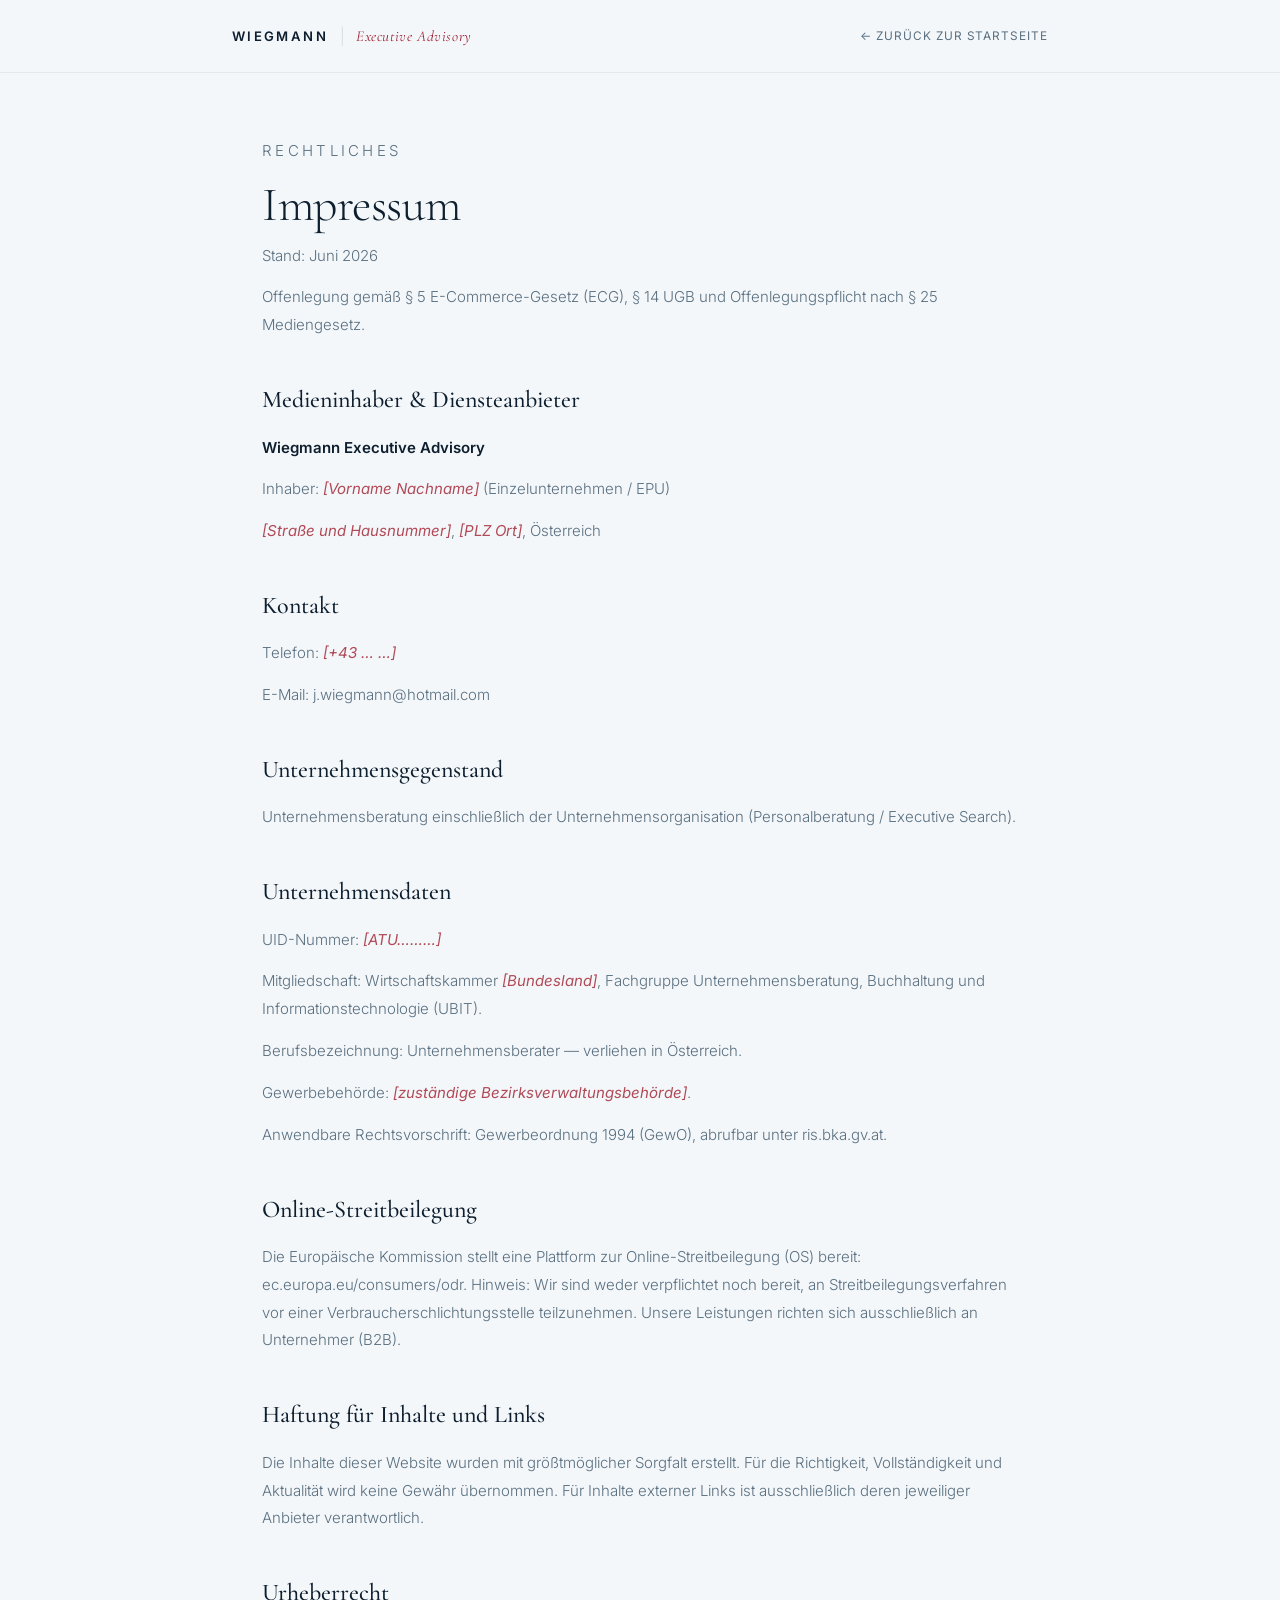
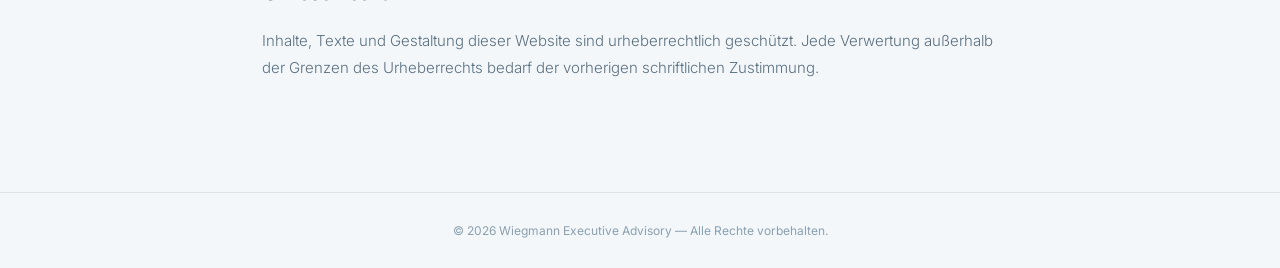
<file: impressum.html>
<!DOCTYPE html>
<html lang="de">
<head>
  <meta charset="UTF-8" />
  <meta name="viewport" content="width=device-width, initial-scale=1.0" />
  <title>Impressum — Wiegmann Executive Advisory</title>
  <meta name="robots" content="noindex, nofollow" />
  <link rel="preconnect" href="https://fonts.googleapis.com" />
  <link rel="preconnect" href="https://fonts.gstatic.com" crossorigin />
  <link href="https://fonts.googleapis.com/css2?family=Cormorant+Garamond:wght@300;400;500;600&family=Inter:wght@300;400;500&display=swap" rel="stylesheet" />
  <link rel="stylesheet" href="style.css" />
</head>
<body class="legal">
  <header class="legal-topbar">
    <div class="legal-topbar-inner">
      <a href="index.html" class="nav-logo">
        <span class="logo-name">WIEGMANN</span><span class="logo-divider">|</span><span class="logo-sub">Executive Advisory</span>
      </a>
      <a href="index.html" class="legal-back">&larr; Zur&uuml;ck zur Startseite</a>
    </div>
  </header>
  <main class="legal-main">
    <p class="legal-eyebrow">RECHTLICHES</p>
    <h1 class="legal-title">Impressum</h1>
    <p class="legal-updated">Stand: Juni 2026</p>
    <p>Offenlegung gemäß § 5 E-Commerce-Gesetz (ECG), § 14 UGB und Offenlegungspflicht nach § 25 Mediengesetz.</p>
    <h2>Medieninhaber &amp; Diensteanbieter</h2>
    <p><strong>Wiegmann Executive Advisory</strong></p>
    <p>Inhaber: <span class="legal-ph">[Vorname Nachname]</span> (Einzelunternehmen / EPU)</p>
    <p><span class="legal-ph">[Straße und Hausnummer]</span>, <span class="legal-ph">[PLZ Ort]</span>, Österreich</p>
    <h2>Kontakt</h2>
    <p>Telefon: <span class="legal-ph">[+43 … …]</span></p>
    <p>E-Mail: j.wiegmann@hotmail.com</p>
    <h2>Unternehmensgegenstand</h2>
    <p>Unternehmensberatung einschließlich der Unternehmensorganisation (Personalberatung / Executive Search).</p>
    <h2>Unternehmensdaten</h2>
    <p>UID-Nummer: <span class="legal-ph">[ATU………]</span></p>
    <p>Mitgliedschaft: Wirtschaftskammer <span class="legal-ph">[Bundesland]</span>, Fachgruppe Unternehmensberatung, Buchhaltung und Informationstechnologie (UBIT).</p>
    <p>Berufsbezeichnung: Unternehmensberater — verliehen in Österreich.</p>
    <p>Gewerbebehörde: <span class="legal-ph">[zuständige Bezirksverwaltungsbehörde]</span>.</p>
    <p>Anwendbare Rechtsvorschrift: Gewerbeordnung 1994 (GewO), abrufbar unter ris.bka.gv.at.</p>
    <h2>Online-Streitbeilegung</h2>
    <p>Die Europäische Kommission stellt eine Plattform zur Online-Streit­beilegung (OS) bereit: ec.europa.eu/consumers/odr. Hinweis: Wir sind weder verpflichtet noch bereit, an Streitbeilegungsverfahren vor einer Verbraucherschlichtungsstelle teilzunehmen. Unsere Leistungen richten sich ausschließlich an Unternehmer (B2B).</p>
    <h2>Haftung für Inhalte und Links</h2>
    <p>Die Inhalte dieser Website wurden mit größtmöglicher Sorgfalt erstellt. Für die Richtigkeit, Vollständigkeit und Aktualität wird keine Gewähr übernommen. Für Inhalte externer Links ist ausschließlich deren jeweiliger Anbieter verantwortlich.</p>
    <h2>Urheberrecht</h2>
    <p>Inhalte, Texte und Gestaltung dieser Website sind urheberrechtlich geschützt. Jede Verwertung außerhalb der Grenzen des Urheberrechts bedarf der vorherigen schriftlichen Zustimmung.</p>
  </main>
  <footer class="legal-footer">
    &copy; 2026 Wiegmann Executive Advisory &mdash; Alle Rechte vorbehalten.
  </footer>
</body>
</html>
</file>
<file: style.css>
/* ===== Base ===== */
*, *::before, *::after { box-sizing: border-box; margin: 0; padding: 0; }

:root {
  --black: #06101a;
  --off-black: #0d1e2e;
  --dark: #162538;
  --charcoal: #1e3248;
  --mid: #5a7080;
  --light-mid: #8aa0b0;
  --off-white: #f4f7fa;
  --white: #ffffff;
  --gold: #9b2335;
  --gold-light: #b83040;
  --font-serif: 'Cormorant Garamond', Georgia, serif;
  --font-sans: 'Inter', system-ui, sans-serif;
  --transition: 0.3s cubic-bezier(0.25, 0.46, 0.45, 0.94);
}

html { scroll-behavior: smooth; font-size: 16px; }

body {
  font-family: var(--font-sans);
  background: var(--off-white);
  color: var(--dark);
  line-height: 1.6;
  overflow-x: hidden;
}

/* ===== Nav ===== */
.nav {
  position: fixed;
  top: 0; left: 0; right: 0;
  z-index: 100;
  padding: 0 40px;
  background: rgba(244, 247, 250, 0.94);
  backdrop-filter: blur(12px);
  border-bottom: 1px solid rgba(0,0,0,0.06);
  transition: background var(--transition);
}

.nav-inner {
  max-width: 1280px;
  margin: 0 auto;
  height: 72px;
  display: flex;
  align-items: center;
  justify-content: space-between;
}

.nav-logo {
  text-decoration: none;
  display: flex;
  align-items: center;
  gap: 10px;
}

.logo-name {
  font-family: var(--font-sans);
  font-size: 0.82rem;
  font-weight: 600;
  letter-spacing: 0.18em;
  color: var(--off-black);
  text-transform: uppercase;
}

.logo-divider {
  font-weight: 100;
  font-size: 1rem;
  color: var(--off-black);
  opacity: 0.35;
  line-height: 1;
  margin: 0 2px;
}

.logo-sub {
  font-family: var(--font-serif);
  font-size: 0.95rem;
  font-weight: 400;
  font-style: italic;
  letter-spacing: 0.04em;
  color: var(--gold);
}

.nav-links {
  list-style: none;
  display: flex;
  gap: 40px;
}

.nav-links a {
  text-decoration: none;
  font-size: 0.78rem;
  font-weight: 400;
  letter-spacing: 0.08em;
  color: var(--mid);
  text-transform: uppercase;
  transition: color var(--transition);
}

.nav-links a:hover { color: var(--black); }

.nav-right {
  display: flex;
  align-items: center;
  gap: 32px;
}

.lang-switch {
  display: flex;
  align-items: center;
  border: 1px solid rgba(13, 30, 46, 0.18);
  border-radius: 999px;
  overflow: hidden;
}

.lang-btn {
  background: transparent;
  border: none;
  padding: 6px 13px;
  font-family: var(--font-sans);
  font-size: 0.7rem;
  font-weight: 500;
  letter-spacing: 0.1em;
  color: var(--mid);
  cursor: pointer;
  transition: background var(--transition), color var(--transition);
}

.lang-btn:hover { color: var(--off-black); }

.lang-btn.active {
  background: var(--gold);
  color: var(--white);
}

.nav-toggle {
  display: none;
  flex-direction: column;
  gap: 5px;
  background: none;
  border: none;
  cursor: pointer;
  padding: 4px;
}

.nav-toggle span {
  display: block;
  width: 24px;
  height: 1px;
  background: var(--black);
  transition: var(--transition);
}

/* ===== Hero ===== */
.hero {
  position: relative;
  min-height: 100vh;
  display: flex;
  align-items: center;
  justify-content: center;
  text-align: center;
  overflow: hidden;
  background: var(--off-black);
}

.hero-bg {
  position: absolute;
  inset: 0;
  background:
    radial-gradient(ellipse 80% 60% at 50% 40%, rgba(155,35,53,0.12) 0%, transparent 70%),
    linear-gradient(160deg, #0d1e2e 0%, #06101a 50%, #0a1520 100%);
}

.hero-bg::after {
  content: '';
  position: absolute;
  inset: 0;
  background-image:
    repeating-linear-gradient(0deg, transparent, transparent 79px, rgba(255,255,255,0.015) 80px),
    repeating-linear-gradient(90deg, transparent, transparent 79px, rgba(255,255,255,0.015) 80px);
}

.hero-content {
  position: relative;
  z-index: 2;
  max-width: 760px;
  padding: 0 24px;
}

.hero-overline {
  font-size: 0.72rem;
  letter-spacing: 0.22em;
  text-transform: uppercase;
  color: var(--gold);
  font-weight: 400;
  margin-bottom: 32px;
}

.hero-headline {
  font-family: var(--font-serif);
  font-size: clamp(3rem, 7vw, 5.5rem);
  font-weight: 300;
  line-height: 1.1;
  color: var(--white);
  letter-spacing: -0.01em;
  margin-bottom: 28px;
}

.hero-sub {
  font-size: 1rem;
  line-height: 1.75;
  color: rgba(255,255,255,0.5);
  font-weight: 300;
  margin-bottom: 52px;
}

.btn-primary {
  display: inline-block;
  text-decoration: none;
  font-size: 0.75rem;
  letter-spacing: 0.16em;
  text-transform: uppercase;
  font-weight: 500;
  color: var(--gold);
  border: 1px solid rgba(155,35,53,0.5);
  padding: 16px 40px;
  transition: all var(--transition);
  position: relative;
  background: transparent;
  cursor: pointer;
  font-family: var(--font-sans);
}

.btn-primary::after {
  content: '';
  position: absolute;
  inset: 0;
  background: var(--gold);
  transform: scaleX(0);
  transform-origin: left;
  transition: transform var(--transition);
  z-index: -1;
}

.btn-primary:hover {
  color: var(--black);
  border-color: var(--gold);
}

.btn-primary:hover::after { transform: scaleX(1); }

.hero-scroll {
  position: absolute;
  bottom: 48px;
  left: 50%;
  transform: translateX(-50%);
  display: flex;
  flex-direction: column;
  align-items: center;
  gap: 12px;
  z-index: 2;
}

.hero-scroll span {
  font-size: 0.65rem;
  letter-spacing: 0.18em;
  text-transform: uppercase;
  color: rgba(255,255,255,0.25);
}

.scroll-line {
  width: 1px;
  height: 48px;
  background: linear-gradient(to bottom, rgba(155,35,53,0.7), transparent);
  animation: scrollPulse 2s ease-in-out infinite;
}

@keyframes scrollPulse {
  0%, 100% { opacity: 0.4; transform: scaleY(1); }
  50% { opacity: 1; transform: scaleY(1.1); }
}

/* ===== Sections ===== */
.section { padding: 120px 0; }
.section-dark {
  background: var(--off-black);
}
.section-contact {
  background: var(--white);
  border-top: 1px solid rgba(0,0,0,0.06);
}

.container {
  max-width: 1280px;
  margin: 0 auto;
  padding: 0 60px;
}

.section-grid {
  display: grid;
  grid-template-columns: 220px 1fr;
  gap: 60px;
  margin-bottom: 80px;
}

.section-label {
  padding-top: 6px;
}

.section-label span {
  font-size: 0.7rem;
  letter-spacing: 0.16em;
  text-transform: uppercase;
  color: var(--light-mid);
  font-weight: 400;
}

.section-label.light span { color: rgba(255,255,255,0.3); }

.section-headline {
  font-family: var(--font-serif);
  font-size: clamp(2.2rem, 4vw, 3.4rem);
  font-weight: 300;
  line-height: 1.15;
  color: var(--off-black);
  letter-spacing: -0.01em;
  margin-bottom: 32px;
}

.section-headline.light { color: var(--white); }

.section-text {
  font-size: 1rem;
  line-height: 1.85;
  color: var(--mid);
  font-weight: 300;
  max-width: 560px;
  margin-bottom: 20px;
}

/* ===== Stats ===== */
.stats-row {
  display: flex;
  gap: 60px;
  margin-top: 52px;
  padding-top: 40px;
  border-top: 1px solid rgba(0,0,0,0.08);
}

.stat { display: flex; flex-direction: column; gap: 6px; }

.stat-num {
  font-family: var(--font-serif);
  font-size: 2.4rem;
  font-weight: 400;
  color: var(--gold);
  line-height: 1;
}

.stat-label {
  font-size: 0.72rem;
  letter-spacing: 0.1em;
  text-transform: uppercase;
  color: var(--light-mid);
  font-weight: 400;
}

/* ===== Divider / Pull Quote ===== */
.divider-full {
  background: var(--gold);
  padding: 64px 60px;
  text-align: center;
}

.pull-quote {
  font-family: var(--font-serif);
  font-size: clamp(1.4rem, 3vw, 2.2rem);
  font-weight: 300;
  font-style: italic;
  color: var(--white);
  max-width: 800px;
  margin: 0 auto;
  line-height: 1.4;
}

/* ===== Team ===== */
.team-grid {
  display: grid;
  grid-template-columns: repeat(2, 1fr);
  gap: 48px;
}

.team-card {
  background: var(--white);
  padding: 48px 40px;
  border-top: 3px solid var(--gold);
  box-shadow: 0 1px 3px rgba(0,0,0,0.04);
}

.team-initial {
  width: 60px;
  height: 60px;
  border-radius: 50%;
  background: var(--off-black);
  color: var(--white);
  display: flex;
  align-items: center;
  justify-content: center;
  font-family: var(--font-serif);
  font-size: 1.2rem;
  font-weight: 500;
  letter-spacing: 0.04em;
  margin-bottom: 24px;
}

.team-name {
  font-family: var(--font-serif);
  font-size: 1.5rem;
  font-weight: 500;
  color: var(--off-black);
  margin-bottom: 4px;
}

.team-role {
  font-size: 0.7rem;
  letter-spacing: 0.12em;
  text-transform: uppercase;
  color: var(--gold);
  font-weight: 500;
  margin-bottom: 22px;
}

.team-bio {
  font-size: 0.9rem;
  line-height: 1.8;
  color: var(--mid);
  font-weight: 300;
  margin-bottom: 24px;
}

.team-tags {
  list-style: none;
  display: flex;
  flex-direction: column;
  gap: 9px;
}

.team-tags li {
  font-size: 0.8rem;
  color: var(--light-mid);
  padding-left: 16px;
  position: relative;
}

.team-tags li::before {
  content: '';
  position: absolute;
  left: 0;
  top: 7px;
  width: 5px;
  height: 5px;
  border-radius: 50%;
  background: var(--gold);
}

.network-panel {
  margin-top: 48px;
  padding: 40px 44px;
  background: var(--white);
  border-top: 3px solid var(--gold);
  box-shadow: 0 1px 3px rgba(0,0,0,0.04);
}

.network-heading {
  font-family: var(--font-serif);
  font-size: 1.3rem;
  font-weight: 500;
  color: var(--off-black);
  margin-bottom: 14px;
}

.network-text {
  font-size: 0.92rem;
  line-height: 1.8;
  color: var(--mid);
  font-weight: 300;
  max-width: 720px;
  margin-bottom: 24px;
}

.network-tags {
  list-style: none;
  display: flex;
  flex-wrap: wrap;
  gap: 12px;
}

.network-tags li {
  font-size: 0.78rem;
  letter-spacing: 0.04em;
  color: var(--off-black);
  font-weight: 400;
  padding: 8px 18px;
  border: 1px solid rgba(0,0,0,0.1);
  border-radius: 999px;
  background: var(--off-white);
}

/* ===== Services ===== */
.services-grid {
  display: grid;
  grid-template-columns: repeat(3, 1fr);
  gap: 1px;
  background: rgba(255,255,255,0.06);
  border: 1px solid rgba(255,255,255,0.06);
}

.service-card {
  padding: 48px 40px;
  background: var(--off-black);
  transition: background var(--transition);
}

.service-card:hover { background: var(--charcoal); }

.service-num {
  font-size: 0.68rem;
  letter-spacing: 0.14em;
  color: var(--gold);
  font-weight: 400;
  margin-bottom: 24px;
}

.service-title {
  font-family: var(--font-serif);
  font-size: 1.35rem;
  font-weight: 400;
  color: var(--white);
  margin-bottom: 16px;
  line-height: 1.3;
}

.service-desc {
  font-size: 0.88rem;
  line-height: 1.8;
  color: rgba(255,255,255,0.4);
  font-weight: 300;
}

/* ===== Principles ===== */
.principles {
  display: flex;
  flex-direction: column;
  gap: 0;
  border-top: 1px solid rgba(0,0,0,0.08);
}

.principle {
  display: grid;
  grid-template-columns: 220px 1fr;
  gap: 60px;
  padding: 48px 0;
  border-bottom: 1px solid rgba(0,0,0,0.08);
  align-items: start;
  transition: background var(--transition);
}

.principle:hover { background: rgba(0,0,0,0.02); }

.principle-marker {
  width: 6px;
  height: 6px;
  border-radius: 50%;
  background: var(--gold);
  margin-top: 9px;
  flex-shrink: 0;
}

.principle-content h4 {
  font-family: var(--font-serif);
  font-size: 1.3rem;
  font-weight: 500;
  color: var(--off-black);
  margin-bottom: 12px;
}

.principle-content p {
  font-size: 0.92rem;
  line-height: 1.8;
  color: var(--mid);
  font-weight: 300;
  max-width: 520px;
}

/* ===== Contact ===== */
.contact-wrap {
  display: grid;
  grid-template-columns: 1fr 1fr;
  gap: 100px;
  align-items: start;
}

.contact-details {
  margin-top: 48px;
  display: flex;
  flex-direction: column;
  gap: 28px;
}

.contact-item {
  display: flex;
  flex-direction: column;
  gap: 6px;
}

.contact-label {
  font-size: 0.68rem;
  letter-spacing: 0.14em;
  text-transform: uppercase;
  color: var(--light-mid);
}

.contact-value {
  font-size: 1rem;
  color: var(--dark);
  text-decoration: none;
  font-weight: 400;
  transition: color var(--transition);
}

a.contact-value:hover { color: var(--gold); }

/* ===== Form ===== */
.contact-form { display: flex; flex-direction: column; gap: 24px; }

.form-group { display: flex; flex-direction: column; gap: 8px; }

.form-group label {
  font-size: 0.7rem;
  letter-spacing: 0.12em;
  text-transform: uppercase;
  color: var(--light-mid);
  font-weight: 400;
}

.form-group input,
.form-group textarea {
  width: 100%;
  background: transparent;
  border: none;
  border-bottom: 1px solid rgba(0,0,0,0.12);
  padding: 12px 0;
  font-size: 0.95rem;
  color: var(--dark);
  font-family: var(--font-sans);
  font-weight: 300;
  outline: none;
  transition: border-color var(--transition);
  resize: none;
}

.form-group input::placeholder,
.form-group textarea::placeholder { color: rgba(0,0,0,0.25); }

.form-group input:focus,
.form-group textarea:focus { border-bottom-color: var(--gold); }

.btn-full { width: 100%; text-align: center; margin-top: 8px; }

.form-note {
  font-size: 0.72rem;
  color: var(--light-mid);
  text-align: center;
  letter-spacing: 0.04em;
}

/* Form success state */
.form-success {
  display: none;
  text-align: center;
  padding: 48px 32px;
  background: rgba(184,150,90,0.06);
  border: 1px solid rgba(184,150,90,0.2);
}

.form-success.visible { display: block; }

.form-success h4 {
  font-family: var(--font-serif);
  font-size: 1.5rem;
  font-weight: 400;
  color: var(--off-black);
  margin-bottom: 12px;
}

.form-success p {
  font-size: 0.9rem;
  color: var(--mid);
  font-weight: 300;
}

/* ===== Footer ===== */
.footer {
  background: var(--off-black);
  padding: 48px 0;
}

.footer-inner {
  display: flex;
  align-items: center;
  justify-content: space-between;
  gap: 24px;
  flex-wrap: wrap;
}

.footer-logo {
  display: flex;
  align-items: center;
  gap: 10px;
}

.footer-logo .logo-name {
  color: rgba(255,255,255,0.65);
}

.footer-logo .logo-divider {
  color: rgba(255,255,255,0.25);
  opacity: 1;
}

.footer-logo .logo-sub {
  color: var(--gold-light);
}

.footer-legal {
  font-size: 0.72rem;
  color: rgba(255,255,255,0.2);
  font-weight: 300;
  letter-spacing: 0.02em;
  max-width: 560px;
  text-align: right;
}

/* ===== Footer links ===== */
.footer-meta {
  display: flex;
  flex-direction: column;
  align-items: flex-end;
  gap: 12px;
}

.footer-links {
  display: flex;
  gap: 24px;
}

.footer-links a {
  font-size: 0.72rem;
  letter-spacing: 0.08em;
  text-transform: uppercase;
  color: rgba(255,255,255,0.55);
  text-decoration: none;
  transition: color var(--transition);
}

.footer-links a:hover { color: var(--gold-light); }

/* ===== Legal pages ===== */
body.legal { background: var(--off-white); }

.legal-topbar {
  position: sticky;
  top: 0;
  z-index: 50;
  background: rgba(244, 247, 250, 0.96);
  backdrop-filter: blur(12px);
  border-bottom: 1px solid rgba(0,0,0,0.06);
}

.legal-topbar-inner {
  max-width: 880px;
  margin: 0 auto;
  height: 72px;
  display: flex;
  align-items: center;
  justify-content: space-between;
  padding: 0 32px;
}

.legal-back {
  font-size: 0.74rem;
  letter-spacing: 0.08em;
  text-transform: uppercase;
  color: var(--mid);
  text-decoration: none;
  transition: color var(--transition);
}

.legal-back:hover { color: var(--gold); }

.legal-main {
  max-width: 820px;
  margin: 0 auto;
  padding: 64px 32px 96px;
}

.legal-eyebrow {
  font-size: 0.72rem;
  letter-spacing: 0.22em;
  text-transform: uppercase;
  color: var(--gold);
  font-weight: 500;
  margin-bottom: 16px;
}

.legal-title {
  font-family: var(--font-serif);
  font-size: clamp(2rem, 4vw, 3rem);
  font-weight: 300;
  line-height: 1.1;
  color: var(--off-black);
  letter-spacing: -0.01em;
  margin-bottom: 10px;
}

.legal-updated {
  font-size: 0.8rem;
  color: var(--light-mid);
  margin-bottom: 28px;
}

.legal-download {
  display: inline-flex;
  align-items: center;
  font-size: 0.72rem;
  letter-spacing: 0.14em;
  text-transform: uppercase;
  font-weight: 500;
  color: var(--gold);
  border: 1px solid rgba(155,35,53,0.5);
  padding: 13px 26px;
  text-decoration: none;
  transition: all var(--transition);
  margin-bottom: 44px;
}

.legal-download:hover {
  background: var(--gold);
  color: var(--white);
  border-color: var(--gold);
}

.legal-note {
  background: var(--white);
  border-left: 3px solid var(--gold);
  padding: 18px 22px;
  font-size: 0.85rem;
  line-height: 1.7;
  color: var(--mid);
  margin-bottom: 44px;
}

.legal-main h2 {
  font-family: var(--font-serif);
  font-size: 1.5rem;
  font-weight: 500;
  color: var(--off-black);
  margin: 42px 0 14px;
}

.legal-main h3 {
  font-size: 0.95rem;
  font-weight: 600;
  color: var(--dark);
  margin: 24px 0 8px;
}

.legal-main p,
.legal-main li {
  font-size: 0.94rem;
  line-height: 1.85;
  color: var(--mid);
  font-weight: 300;
}

.legal-main p { margin-bottom: 14px; }
.legal-main ul { margin: 0 0 18px 22px; }
.legal-main li { margin-bottom: 7px; }
.legal-main a { color: var(--gold); text-decoration: none; }
.legal-main a:hover { text-decoration: underline; }
.legal-main strong { color: var(--off-black); font-weight: 600; }

.legal-ph {
  color: #b04a57;
  font-style: italic;
  font-weight: 400;
}

.legal-footer {
  border-top: 1px solid rgba(0,0,0,0.08);
  padding: 28px 32px;
  text-align: center;
  font-size: 0.75rem;
  color: var(--light-mid);
}

@media (max-width: 768px) {
  .legal-topbar-inner { padding: 0 20px; height: 64px; }
  .legal-topbar-inner .logo-sub { display: none; }
  .legal-main { padding: 44px 22px 72px; }
  .footer-meta { align-items: flex-start; }
  .footer-links { flex-wrap: wrap; gap: 16px; }
}

/* ===== Animations ===== */
.fade-up {
  opacity: 0;
  transform: translateY(32px);
  transition: opacity 0.7s ease, transform 0.7s ease;
}

.fade-up.visible {
  opacity: 1;
  transform: translateY(0);
}

/* ===== Responsive ===== */
@media (max-width: 1024px) {
  .container { padding: 0 40px; }
  .services-grid { grid-template-columns: repeat(2, 1fr); }
  .section-grid { grid-template-columns: 160px 1fr; gap: 40px; }
  .contact-wrap { gap: 60px; }
  .principle { grid-template-columns: 160px 1fr; gap: 40px; }
}

@media (max-width: 768px) {
  .nav { padding: 0 24px; }
  .nav-links { display: none; }
  .nav-toggle { display: flex; }
  .nav-right { gap: 16px; }
  .lang-btn { padding: 5px 11px; font-size: 0.66rem; }

  .nav-links.open {
    display: flex;
    flex-direction: column;
    position: fixed;
    inset: 0;
    background: var(--off-black);
    align-items: center;
    justify-content: center;
    gap: 32px;
    z-index: 99;
  }

  .nav-links.open a {
    color: rgba(255,255,255,0.7);
    font-size: 1rem;
  }

  .container { padding: 0 24px; }
  .section { padding: 80px 0; }

  .section-grid {
    grid-template-columns: 1fr;
    gap: 16px;
    margin-bottom: 48px;
  }

  .services-grid { grid-template-columns: 1fr; }
  .service-card { padding: 36px 28px; }

  .team-grid { grid-template-columns: 1fr; gap: 32px; }
  .team-card { padding: 36px 28px; }
  .network-panel { padding: 28px 24px; margin-top: 32px; }

  .contact-wrap {
    grid-template-columns: 1fr;
    gap: 48px;
  }

  .stats-row { gap: 36px; }

  .principle {
    grid-template-columns: 1fr;
    gap: 16px;
  }

  .principle-marker { display: none; }

  .footer-inner { flex-direction: column; align-items: flex-start; }
  .footer-legal { text-align: left; }

  .divider-full { padding: 48px 24px; }
}
</file>
